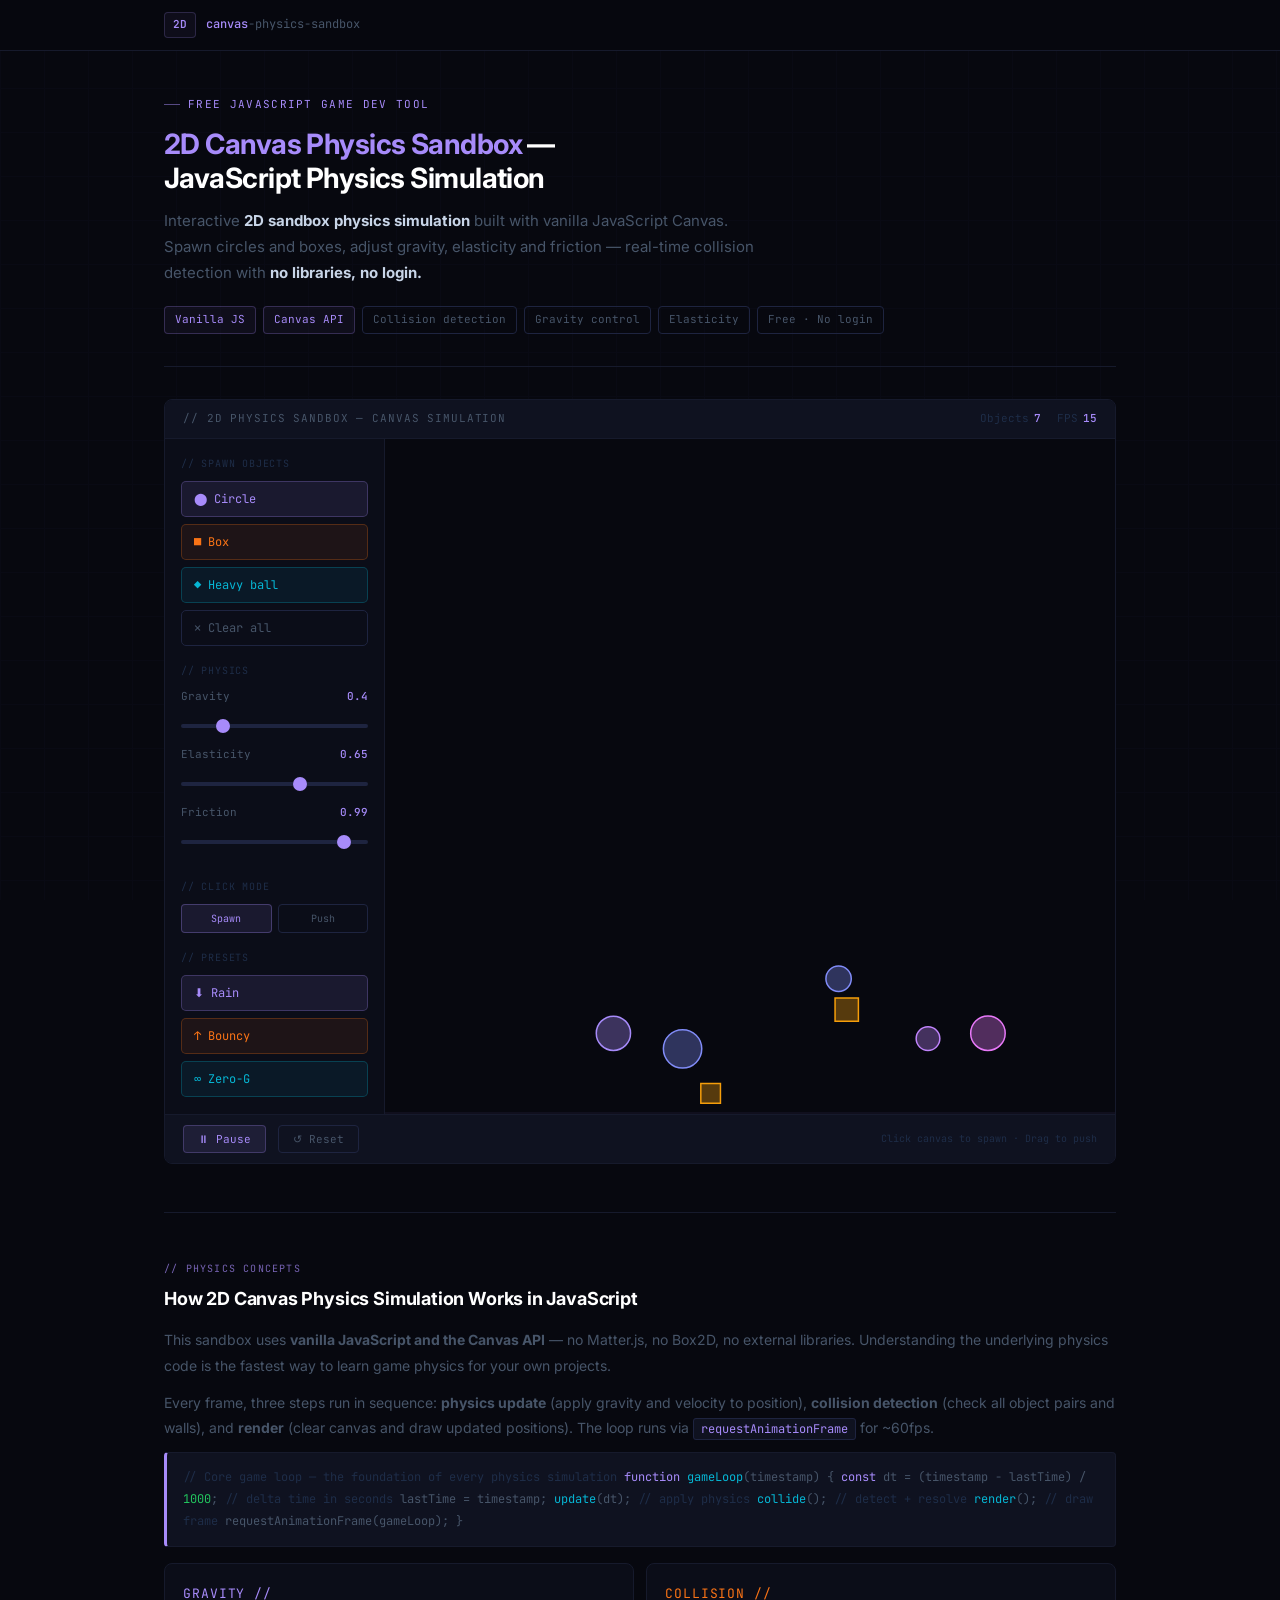
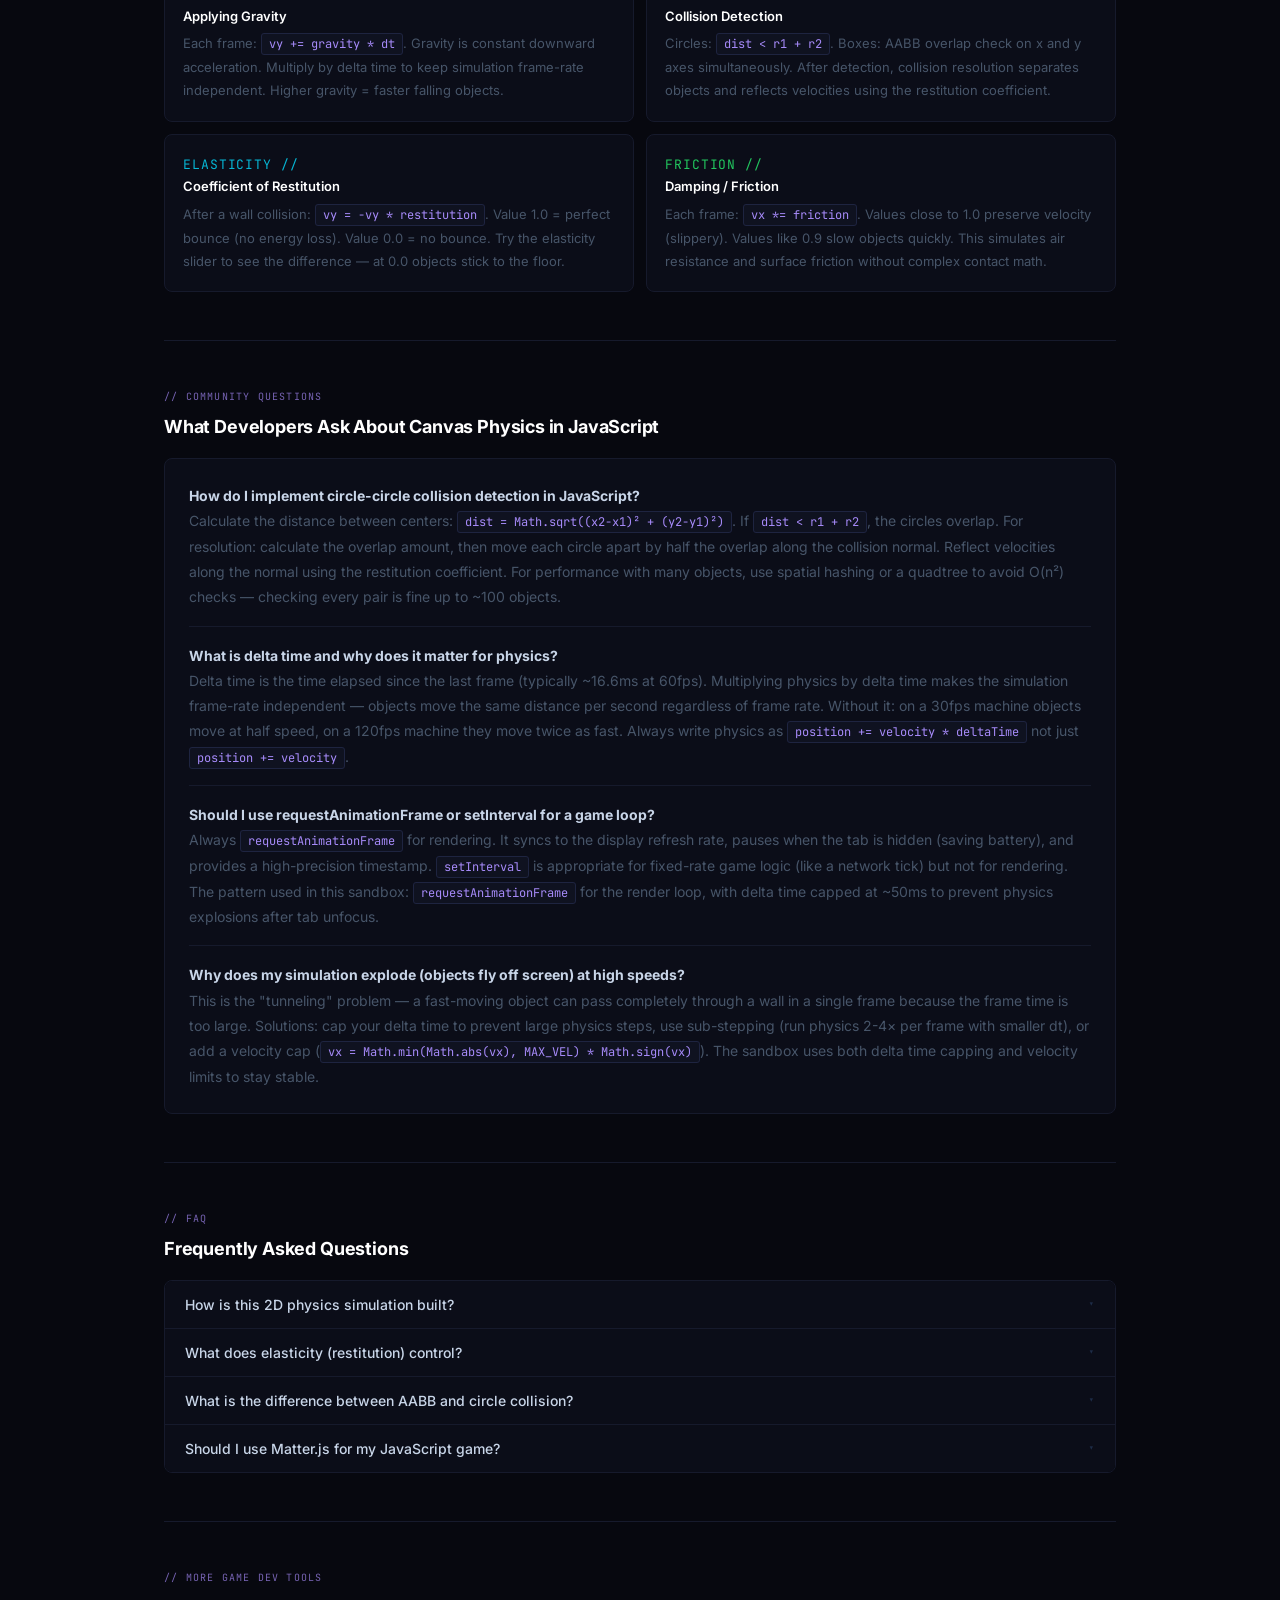
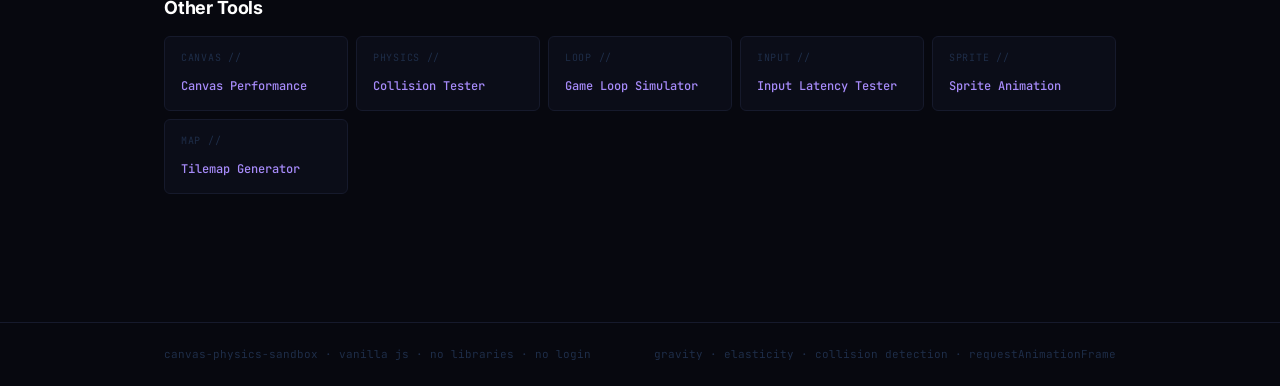
<file: index.html>
<!DOCTYPE html>

<html lang="en">
<head>
<meta charset="UTF-8">
<meta name="viewport" content="width=device-width, initial-scale=1.0">
<meta name="google-site-verification" content="PkLa_ViOo6FAHpvh8SacceMb95o9tePRdrqLNBz9X1M" />
<meta name="robots" content="index, follow">

<title>2D Physics Sandbox — Free JavaScript Canvas Simulator</title>

<meta name="description" content="Learn 2D physics by playing with it. Free canvas sandbox with gravity, restitution and collision detection — plus the code explained below.">

<meta name="keywords" content="2d sandbox game canvas physics simulation javascript, javascript physics simulation, canvas physics javascript, 2d physics sandbox javascript, javascript game physics, canvas collision detection javascript, javascript sandbox physics engine, 2d physics canvas tutorial">

<link rel="canonical" href="https://franrivalbigprojects.github.io/js-gamedev-tools/">

<meta property="og:title" content="2D Physics Sandbox – Canvas Physics Simulation JavaScript">
<meta property="og:description" content="Interactive 2D physics sandbox. Spawn circles and boxes, adjust gravity and elasticity, watch real-time canvas collisions. Vanilla JS, no libraries.">
<meta property="og:type" content="website">

<meta name="google-adsense-account" content="ca-pub-XXXXXXXXXXXXXXXX">

<link rel="preconnect" href="https://fonts.googleapis.com">
<link rel="preconnect" href="https://fonts.gstatic.com" crossorigin>
<link href="https://fonts.googleapis.com/css2?family=JetBrains+Mono:wght@400;500;600&family=Inter:wght@400;500;600;700&display=swap" rel="stylesheet">

<style>
:root {
  --bg: #07080f;
  --surface: #0b0d18;
  --surface2: #0f1220;
  --border: #161a2c;
  --border-light: #1e2440;
  --purple: #a78bfa;
  --purple-dim: rgba(167,139,250,0.1);
  --purple-dim2: rgba(167,139,250,0.05);
  --green: #22c55e;
  --green-dim: rgba(34,197,94,0.1);
  --orange: #f97316;
  --orange-dim: rgba(249,115,22,0.08);
  --cyan: #06b6d4;
  --cyan-dim: rgba(6,182,212,0.08);
  --text: #c8d5e8;
  --text-muted: #475569;
  --text-dim: #1e2d48;
  --mono: 'JetBrains Mono', monospace;
  --sans: 'Inter', sans-serif;
  --radius: 8px;
}

* { box-sizing: border-box; margin: 0; padding: 0; }

body {
  font-family: var(--sans);
  background: var(--bg);
  color: var(--text);
  min-height: 100vh;
  line-height: 1.6;
}

body::before {
  content: "";
  position: fixed;
  inset: 0;
  background-image:
    linear-gradient(var(--border) 1px, transparent 1px),
    linear-gradient(90deg, var(--border) 1px, transparent 1px);
  background-size: 44px 44px;
  opacity: 0.18;
  pointer-events: none;
  z-index: 0;
}

/* ─── HEADER ─── */
header {
  border-bottom: 1px solid var(--border);
  padding: 12px 0;
  position: sticky;
  top: 0;
  z-index: 100;
  background: rgba(7,8,15,0.96);
  backdrop-filter: blur(10px);
}

.header-inner {
  max-width: 1000px;
  margin: 0 auto;
  padding: 0 24px;
  display: flex;
  align-items: center;
  gap: 10px;
  position: relative;
  z-index: 1;
}

.logo-mark {
  font-family: var(--mono);
  font-size: 11px;
  font-weight: 600;
  color: var(--purple);
  background: var(--purple-dim2);
  border: 1px solid rgba(167,139,250,0.2);
  border-radius: 4px;
  padding: 3px 8px;
}

.logo-text {
  font-family: var(--mono);
  font-size: 12px;
  color: var(--text-muted);
}

.logo-text strong { color: var(--purple); font-weight: 500; }

/* ─── WRAPPER ─── */
.wrapper {
  max-width: 1000px;
  margin: 0 auto;
  padding: 0 24px 80px;
  position: relative;
  z-index: 1;
}

/* ─── HERO ─── */
.hero {
  padding: 44px 0 32px;
  border-bottom: 1px solid var(--border);
  margin-bottom: 32px;
}

.hero-eyebrow {
  font-family: var(--mono);
  font-size: 11px;
  letter-spacing: 0.12em;
  text-transform: uppercase;
  color: var(--purple);
  margin-bottom: 14px;
  display: flex;
  align-items: center;
  gap: 8px;
}

.hero-eyebrow::before {
  content: '';
  width: 16px;
  height: 1px;
  background: var(--purple);
  opacity: 0.5;
}

h1 {
  font-size: clamp(21px, 3.2vw, 28px);
  font-weight: 700;
  line-height: 1.2;
  color: #fff;
  margin-bottom: 12px;
  letter-spacing: -0.02em;
}

h1 em { font-style: normal; color: var(--purple); }

.hero-sub {
  font-size: 15px;
  color: var(--text-muted);
  max-width: 600px;
  line-height: 1.75;
  margin-bottom: 20px;
}

.hero-sub strong { color: var(--text); }

.badges {
  display: flex;
  flex-wrap: wrap;
  gap: 7px;
}

.badge {
  font-family: var(--mono);
  font-size: 11px;
  padding: 4px 10px;
  border-radius: 4px;
  border: 1px solid var(--border-light);
  color: var(--text-muted);
}

.badge.purple {
  color: var(--purple);
  background: var(--purple-dim2);
  border-color: rgba(167,139,250,0.25);
}

/* ─── SANDBOX LAYOUT ─── */
.sandbox-wrap {
  background: var(--surface);
  border: 1px solid var(--border);
  border-radius: var(--radius);
  overflow: hidden;
  margin-bottom: 16px;
}

.sandbox-head {
  background: var(--surface2);
  border-bottom: 1px solid var(--border);
  padding: 10px 18px;
  display: flex;
  align-items: center;
  justify-content: space-between;
  flex-wrap: wrap;
  gap: 8px;
}

.sandbox-title {
  font-family: var(--mono);
  font-size: 11px;
  color: var(--text-muted);
  text-transform: uppercase;
  letter-spacing: 0.08em;
}

.sandbox-stats {
  display: flex;
  gap: 16px;
}

.sb-stat {
  font-family: var(--mono);
  font-size: 11px;
  color: var(--text-dim);
  display: flex;
  align-items: center;
  gap: 5px;
}

.sb-stat-val {
  color: var(--purple);
  font-weight: 500;
}

.sandbox-body {
  display: grid;
  grid-template-columns: 220px 1fr;
  min-height: 480px;
}

/* controls panel */
.controls-panel {
  border-right: 1px solid var(--border);
  padding: 16px;
  display: flex;
  flex-direction: column;
  gap: 16px;
  overflow-y: auto;
}

.ctrl-group-title {
  font-family: var(--mono);
  font-size: 10px;
  text-transform: uppercase;
  letter-spacing: 0.08em;
  color: var(--text-dim);
  margin-bottom: 8px;
}

.ctrl-row {
  margin-bottom: 10px;
}

.ctrl-label {
  font-family: var(--mono);
  font-size: 11px;
  color: var(--text-muted);
  display: flex;
  justify-content: space-between;
  margin-bottom: 5px;
}

.ctrl-label span {
  color: var(--purple);
  font-weight: 500;
}

input[type=range] {
  width: 100%;
  height: 4px;
  -webkit-appearance: none;
  background: var(--border-light);
  border-radius: 2px;
  outline: none;
  cursor: pointer;
}

input[type=range]::-webkit-slider-thumb {
  -webkit-appearance: none;
  width: 14px;
  height: 14px;
  border-radius: 50%;
  background: var(--purple);
  cursor: pointer;
}

/* spawn buttons */
.spawn-btns {
  display: flex;
  flex-direction: column;
  gap: 7px;
}

.spawn-btn {
  padding: 9px 12px;
  font-family: var(--mono);
  font-size: 12px;
  border-radius: 5px;
  cursor: pointer;
  border: 1px solid;
  text-align: left;
  transition: opacity 0.15s;
  display: flex;
  align-items: center;
  gap: 8px;
}

.spawn-btn:hover { opacity: 0.8; }

.sb-circle {
  background: var(--purple-dim);
  color: var(--purple);
  border-color: rgba(167,139,250,0.25);
}

.sb-box {
  background: var(--orange-dim);
  color: var(--orange);
  border-color: rgba(249,115,22,0.25);
}

.sb-heavy {
  background: var(--cyan-dim);
  color: var(--cyan);
  border-color: rgba(6,182,212,0.25);
}

.sb-clear {
  background: transparent;
  color: var(--text-muted);
  border-color: var(--border-light);
}

/* mode buttons */
.mode-btns {
  display: flex;
  gap: 6px;
}

.mode-btn {
  flex: 1;
  padding: 7px 8px;
  font-family: var(--mono);
  font-size: 10px;
  border-radius: 4px;
  cursor: pointer;
  border: 1px solid var(--border-light);
  background: transparent;
  color: var(--text-muted);
  text-align: center;
  transition: all 0.15s;
}

.mode-btn.active {
  background: var(--purple-dim);
  color: var(--purple);
  border-color: rgba(167,139,250,0.3);
}

/* canvas */
.canvas-wrap { position: relative; flex: 1; background: var(--bg); }

#physicsCanvas {
  display: block;
  width: 100%;
  height: 100%;
  cursor: crosshair;
}

/* bottom toolbar */
.sandbox-foot {
  border-top: 1px solid var(--border);
  background: var(--surface2);
  padding: 10px 18px;
  display: flex;
  align-items: center;
  gap: 12px;
  flex-wrap: wrap;
}

.foot-btn {
  font-family: var(--mono);
  font-size: 11px;
  padding: 6px 14px;
  border-radius: 4px;
  cursor: pointer;
  border: 1px solid;
  transition: opacity 0.15s;
}

.foot-btn:hover { opacity: 0.75; }

.fb-pause {
  background: var(--purple-dim);
  color: var(--purple);
  border-color: rgba(167,139,250,0.25);
}

.fb-reset {
  background: transparent;
  color: var(--text-muted);
  border-color: var(--border-light);
}

.foot-hint {
  font-family: var(--mono);
  font-size: 10px;
  color: var(--text-dim);
  margin-left: auto;
}

/* ─── DIVIDER ─── */
hr.divider { border: none; border-top: 1px solid var(--border); margin: 48px 0; }

/* ─── CONTENT ─── */
.content-section { margin-bottom: 48px; }

.section-eyebrow {
  font-family: var(--mono);
  font-size: 10px;
  letter-spacing: 0.12em;
  text-transform: uppercase;
  color: var(--purple);
  opacity: 0.7;
  margin-bottom: 8px;
  display: block;
}

h3 {
  font-size: 18px;
  font-weight: 700;
  color: #fff;
  margin-bottom: 14px;
  letter-spacing: -0.01em;
}

p {
  font-size: 14px;
  color: var(--text-muted);
  line-height: 1.8;
  margin-bottom: 12px;
}

code {
  font-family: var(--mono);
  font-size: 12px;
  background: var(--surface2);
  color: var(--purple);
  padding: 2px 7px;
  border-radius: 3px;
  border: 1px solid var(--border-light);
}

/* code block */
.code-block {
  background: var(--surface2);
  border: 1px solid var(--border);
  border-left: 3px solid var(--purple);
  border-radius: 4px;
  padding: 14px 16px;
  font-family: var(--mono);
  font-size: 12px;
  color: var(--text-muted);
  line-height: 1.8;
  margin: 12px 0;
  overflow-x: auto;
}

.ck { color: var(--purple); }
.cf { color: var(--cyan); }
.cs { color: var(--green); }
.cc { color: var(--text-dim); }

/* concept grid */
.concept-grid {
  display: grid;
  grid-template-columns: 1fr 1fr;
  gap: 12px;
  margin-top: 16px;
}

.concept-card {
  background: var(--surface);
  border: 1px solid var(--border);
  border-radius: var(--radius);
  padding: 18px;
}

.cc-eye {
  font-family: var(--mono);
  font-size: 10px;
  text-transform: uppercase;
  letter-spacing: 0.07em;
  margin-bottom: 8px;
}

.cc-title {
  font-size: 13px;
  color: #fff;
  font-weight: 600;
  display: block;
  margin-bottom: 6px;
}

.concept-card p { font-size: 13px; margin: 0; }

/* dense block */
.dense-block {
  background: var(--surface);
  border: 1px solid var(--border);
  border-radius: var(--radius);
  padding: 24px;
  margin-top: 16px;
}

.dense-block p {
  font-size: 14px;
  margin-bottom: 16px;
  padding-bottom: 16px;
  border-bottom: 1px solid var(--border);
  line-height: 1.8;
}

.dense-block p:last-child { margin-bottom: 0; padding-bottom: 0; border-bottom: none; }
.dense-block strong { color: var(--text); }

/* FAQ */
.faq-list {
  margin-top: 16px;
  border: 1px solid var(--border);
  border-radius: var(--radius);
  overflow: hidden;
}

.faq-item { border-bottom: 1px solid var(--border); }
.faq-item:last-child { border-bottom: none; }

.faq-q {
  width: 100%;
  text-align: left;
  background: var(--surface);
  border: none;
  padding: 15px 20px;
  font-size: 14px;
  color: var(--text);
  font-family: var(--sans);
  cursor: pointer;
  display: flex;
  justify-content: space-between;
  align-items: center;
  gap: 12px;
  transition: background 0.15s;
  font-weight: 500;
}

.faq-q:hover { background: var(--purple-dim2); }

.faq-arrow {
  font-size: 11px;
  color: var(--text-dim);
  transition: transform 0.2s;
  flex-shrink: 0;
  font-family: var(--mono);
}

.faq-item.open .faq-arrow { transform: rotate(180deg); }

.faq-a {
  display: none;
  padding: 0 20px 16px;
  font-size: 13px;
  color: var(--text-muted);
  line-height: 1.75;
  border-top: 1px solid var(--border);
  background: var(--bg);
}

.faq-item.open .faq-a { display: block; }

/* other tools */
.other-tools {
  display: grid;
  grid-template-columns: repeat(auto-fill, minmax(180px, 1fr));
  gap: 8px;
  margin-top: 12px;
}

.other-tool-link {
  background: var(--surface);
  border: 1px solid var(--border);
  border-radius: 6px;
  padding: 12px 16px;
  text-decoration: none;
  transition: border-color 0.15s, background 0.15s;
  display: block;
}

.other-tool-link:hover {
  border-color: rgba(167,139,250,0.3);
  background: var(--purple-dim2);
}

.otl-eye {
  font-family: var(--mono);
  font-size: 10px;
  color: var(--text-dim);
  text-transform: uppercase;
  letter-spacing: 0.07em;
  margin-bottom: 5px;
}

.otl-name {
  font-family: var(--mono);
  font-size: 12px;
  color: var(--purple);
  font-weight: 500;
}

/* footer */
footer {
  border-top: 1px solid var(--border);
  padding: 22px 0;
  position: relative;
  z-index: 1;
}

.footer-inner {
  max-width: 1000px;
  margin: 0 auto;
  padding: 0 24px;
  display: flex;
  justify-content: space-between;
  align-items: center;
  flex-wrap: wrap;
  gap: 8px;
}

footer p { font-size: 11px; color: var(--text-dim); font-family: var(--mono); margin: 0; }

@media (max-width: 680px) {
  .sandbox-body { grid-template-columns: 1fr; }
  .controls-panel { border-right: none; border-bottom: 1px solid var(--border); }
  .concept-grid { grid-template-columns: 1fr; }
  .hero { padding: 32px 0 22px; }
}
</style>

<script type="application/ld+json">
{
  "@context": "https://schema.org",
  "@type": "SoftwareApplication",
  "name": "2D Canvas Physics Simulation Sandbox",
  "applicationCategory": "DeveloperApplication",
  "operatingSystem": "Web",
  "offers": { "@type": "Offer", "price": "0", "priceCurrency": "USD" },
  "description": "Free interactive 2D sandbox physics simulation built with JavaScript Canvas API. Spawn circles and boxes, adjust gravity, elasticity, and friction. Real-time collision detection. Vanilla JS, no libraries, no login required.",
  "featureList": "2D physics simulation, canvas collision detection, gravity simulation, elasticity control, real-time object spawning, vanilla JavaScript, no external libraries"
}
</script>

<script type="application/ld+json">
{
  "@context": "https://schema.org",
  "@type": "FAQPage",
  "mainEntity": [
    {
      "@type": "Question",
      "name": "How do you build a 2D physics simulation with JavaScript Canvas?",
      "acceptedAnswer": {
        "@type": "Answer",
        "text": "A 2D canvas physics simulation needs four components: a game loop using requestAnimationFrame, a physics update step applying velocity and gravity to each object, collision detection (AABB for boxes, circle-circle for spheres, circle-AABB for mixed), and a canvas render step drawing the updated positions. Each frame: apply gravity to velocity, apply velocity to position, detect and resolve collisions with walls and other objects, then clear and redraw the canvas."
      }
    },
    {
      "@type": "Question",
      "name": "What is collision detection in JavaScript canvas games?",
      "acceptedAnswer": {
        "@type": "Answer",
        "text": "Collision detection determines when two game objects overlap. For circles: check if the distance between centers is less than the sum of radii. For axis-aligned boxes (AABB): check if the x and y ranges overlap. For circle-box: find the closest point on the box to the circle center and check if it's within the circle's radius. After detecting a collision, collision resolution pushes objects apart and reflects their velocities based on the coefficient of restitution (bounciness)."
      }
    },
    {
      "@type": "Question",
      "name": "What is a coefficient of restitution in physics simulation?",
      "acceptedAnswer": {
        "@type": "Answer",
        "text": "The coefficient of restitution (COR) determines how much kinetic energy is preserved after a collision. COR of 1.0 = perfectly elastic (full bounce), COR of 0.0 = perfectly inelastic (no bounce). In the sandbox above, the elasticity slider controls this value. Real-world materials: rubber ~0.8, tennis ball ~0.75, steel ball ~0.6, clay ~0.1. In code: new_velocity = -old_velocity * restitution after a wall collision."
      }
    },
    {
      "@type": "Question",
      "name": "Should I use a physics library or write canvas physics from scratch?",
      "acceptedAnswer": {
        "@type": "Answer",
        "text": "For learning and simple games, writing from scratch teaches the underlying concepts and avoids bundle weight. For production games with complex interactions, use Matter.js (feature-rich, good docs) or Planck.js (Box2D port for JavaScript). Matter.js adds ~80KB gzipped. For mobile games, Phaser.js includes a built-in physics system. The sandbox on this page is vanilla JS — no libraries — demonstrating that basic 2D physics is achievable with ~150 lines of code."
      }
    }
  ]
}
</script>

</head>

<body>

<header>
  <div class="header-inner">
    <span class="logo-mark">2D</span>
    <span class="logo-text"><strong>canvas</strong>-physics-sandbox</span>
  </div>
</header>

<div class="wrapper">

  <!-- HERO -->

  <section class="hero">
    <p class="hero-eyebrow">Free JavaScript Game Dev Tool</p>
    <h1><em>2D Canvas Physics Sandbox</em> —<br>JavaScript Physics Simulation</h1>
    <p class="hero-sub">
      Interactive <strong>2D sandbox physics simulation</strong> built with vanilla JavaScript Canvas. Spawn circles and boxes, adjust gravity, elasticity and friction — real-time collision detection with <strong>no libraries, no login.</strong>
    </p>
    <div class="badges">
      <span class="badge purple">Vanilla JS</span>
      <span class="badge purple">Canvas API</span>
      <span class="badge">Collision detection</span>
      <span class="badge">Gravity control</span>
      <span class="badge">Elasticity</span>
      <span class="badge">Free · No login</span>
    </div>
  </section>

  <!-- SANDBOX TOOL -->

  <div class="sandbox-wrap">
    <div class="sandbox-head">
      <span class="sandbox-title">// 2D Physics Sandbox — Canvas Simulation</span>
      <div class="sandbox-stats">
        <span class="sb-stat">Objects <span class="sb-stat-val" id="objCount">0</span></span>
        <span class="sb-stat">FPS <span class="sb-stat-val" id="fpsCount">0</span></span>
      </div>
    </div>


<div class="sandbox-body">
  <!-- Controls -->
  <div class="controls-panel">

    <div>
      <p class="ctrl-group-title">// Spawn objects</p>
      <div class="spawn-btns">
        <button class="spawn-btn sb-circle" onclick="spawnCircle()">⬤ Circle</button>
        <button class="spawn-btn sb-box" onclick="spawnBox()">■ Box</button>
        <button class="spawn-btn sb-heavy" onclick="spawnHeavy()">◆ Heavy ball</button>
        <button class="spawn-btn sb-clear" onclick="clearObjects()">✕ Clear all</button>
      </div>
    </div>

    <div>
      <p class="ctrl-group-title">// Physics</p>
      <div class="ctrl-row">
        <div class="ctrl-label">Gravity <span id="gravVal">0.4</span></div>
        <input type="range" id="gravSlider" min="0" max="2" step="0.05" value="0.4" oninput="updateGrav(this.value)">
      </div>
      <div class="ctrl-row">
        <div class="ctrl-label">Elasticity <span id="elastVal">0.65</span></div>
        <input type="range" id="elastSlider" min="0" max="1" step="0.05" value="0.65" oninput="updateElast(this.value)">
      </div>
      <div class="ctrl-row">
        <div class="ctrl-label">Friction <span id="fricVal">0.99</span></div>
        <input type="range" id="fricSlider" min="0.9" max="1" step="0.005" value="0.99" oninput="updateFric(this.value)">
      </div>
    </div>

    <div>
      <p class="ctrl-group-title">// Click mode</p>
      <div class="mode-btns">
        <button class="mode-btn active" id="mode-spawn" onclick="setMode('spawn')">Spawn</button>
        <button class="mode-btn" id="mode-push" onclick="setMode('push')">Push</button>
      </div>
    </div>

    <div>
      <p class="ctrl-group-title">// Presets</p>
      <div class="spawn-btns">
        <button class="spawn-btn sb-circle" onclick="presetRain()">⬇ Rain</button>
        <button class="spawn-btn sb-box" onclick="presetBouncy()">↑ Bouncy</button>
        <button class="spawn-btn sb-heavy" onclick="presetZeroG()">∞ Zero-G</button>
      </div>
    </div>

  </div>

  <!-- Canvas -->
  <div class="canvas-wrap">
    <canvas id="physicsCanvas"></canvas>
  </div>
</div>

<div class="sandbox-foot">
  <button class="foot-btn fb-pause" id="pauseBtn" onclick="togglePause()">⏸ Pause</button>
  <button class="foot-btn fb-reset" onclick="resetSim()">↺ Reset</button>
  <span class="foot-hint">Click canvas to spawn · Drag to push</span>
</div>


  </div>

  <hr class="divider">

  <!-- HOW IT WORKS -->

  <section class="content-section">
    <span class="section-eyebrow">// Physics concepts</span>
    <h3>How 2D Canvas Physics Simulation Works in JavaScript</h3>
    <p>
      This sandbox uses <strong>vanilla JavaScript and the Canvas API</strong> — no Matter.js, no Box2D, no external libraries. Understanding the underlying physics code is the fastest way to learn game physics for your own projects.
    </p>
    <p>
      Every frame, three steps run in sequence: <strong>physics update</strong> (apply gravity and velocity to position), <strong>collision detection</strong> (check all object pairs and walls), and <strong>render</strong> (clear canvas and draw updated positions). The loop runs via <code>requestAnimationFrame</code> for ~60fps.
    </p>


<div class="code-block"><span class="cc">// Core game loop — the foundation of every physics simulation</span>


<span class="ck">function</span> <span class="cf">gameLoop</span>(timestamp) {
<span class="ck">const</span> dt = (timestamp - lastTime) / <span class="cs">1000</span>; <span class="cc">// delta time in seconds</span>
lastTime = timestamp;

<span class="cf">update</span>(dt);     <span class="cc">// apply physics</span>
<span class="cf">collide</span>();     <span class="cc">// detect + resolve</span>
<span class="cf">render</span>();      <span class="cc">// draw frame</span>

requestAnimationFrame(gameLoop);
}</div>

<div class="concept-grid">
  <div class="concept-card">
    <p class="cc-eye" style="color:var(--purple)">Gravity //</p>
    <span class="cc-title">Applying Gravity</span>
    <p>Each frame: <code>vy += gravity * dt</code>. Gravity is constant downward acceleration. Multiply by delta time to keep simulation frame-rate independent. Higher gravity = faster falling objects.</p>
  </div>
  <div class="concept-card">
    <p class="cc-eye" style="color:var(--orange)">Collision //</p>
    <span class="cc-title">Collision Detection</span>
    <p>Circles: <code>dist &lt; r1 + r2</code>. Boxes: AABB overlap check on x and y axes simultaneously. After detection, collision resolution separates objects and reflects velocities using the restitution coefficient.</p>
  </div>
  <div class="concept-card">
    <p class="cc-eye" style="color:var(--cyan)">Elasticity //</p>
    <span class="cc-title">Coefficient of Restitution</span>
    <p>After a wall collision: <code>vy = -vy * restitution</code>. Value 1.0 = perfect bounce (no energy loss). Value 0.0 = no bounce. Try the elasticity slider to see the difference — at 0.0 objects stick to the floor.</p>
  </div>
  <div class="concept-card">
    <p class="cc-eye" style="color:var(--green)">Friction //</p>
    <span class="cc-title">Damping / Friction</span>
    <p>Each frame: <code>vx *= friction</code>. Values close to 1.0 preserve velocity (slippery). Values like 0.9 slow objects quickly. This simulates air resistance and surface friction without complex contact math.</p>
  </div>
</div>


  </section>

  <hr class="divider">

  <!-- WHAT DEVS ASK -->

  <section class="content-section">
    <span class="section-eyebrow">// Community questions</span>
    <h3>What Developers Ask About Canvas Physics in JavaScript</h3>
    <div class="dense-block">
      <p><strong>How do I implement circle-circle collision detection in JavaScript?</strong><br>
      Calculate the distance between centers: <code>dist = Math.sqrt((x2-x1)² + (y2-y1)²)</code>. If <code>dist &lt; r1 + r2</code>, the circles overlap. For resolution: calculate the overlap amount, then move each circle apart by half the overlap along the collision normal. Reflect velocities along the normal using the restitution coefficient. For performance with many objects, use spatial hashing or a quadtree to avoid O(n²) checks — checking every pair is fine up to ~100 objects.</p>


  <p><strong>What is delta time and why does it matter for physics?</strong><br>
  Delta time is the time elapsed since the last frame (typically ~16.6ms at 60fps). Multiplying physics by delta time makes the simulation frame-rate independent — objects move the same distance per second regardless of frame rate. Without it: on a 30fps machine objects move at half speed, on a 120fps machine they move twice as fast. Always write physics as <code>position += velocity * deltaTime</code> not just <code>position += velocity</code>.</p>

  <p><strong>Should I use requestAnimationFrame or setInterval for a game loop?</strong><br>
  Always <code>requestAnimationFrame</code> for rendering. It syncs to the display refresh rate, pauses when the tab is hidden (saving battery), and provides a high-precision timestamp. <code>setInterval</code> is appropriate for fixed-rate game logic (like a network tick) but not for rendering. The pattern used in this sandbox: <code>requestAnimationFrame</code> for the render loop, with delta time capped at ~50ms to prevent physics explosions after tab unfocus.</p>

  <p><strong>Why does my simulation explode (objects fly off screen) at high speeds?</strong><br>
  This is the "tunneling" problem — a fast-moving object can pass completely through a wall in a single frame because the frame time is too large. Solutions: cap your delta time to prevent large physics steps, use sub-stepping (run physics 2-4× per frame with smaller dt), or add a velocity cap (<code>vx = Math.min(Math.abs(vx), MAX_VEL) * Math.sign(vx)</code>). The sandbox uses both delta time capping and velocity limits to stay stable.</p>
</div>


  </section>

  <hr class="divider">

  <!-- FAQ -->

  <section class="content-section">
    <span class="section-eyebrow">// FAQ</span>
    <h3>Frequently Asked Questions</h3>
    <div class="faq-list">
      <div class="faq-item">
        <button class="faq-q" onclick="toggleFaq(this)">How is this 2D physics simulation built?<span class="faq-arrow">▾</span></button>
        <div class="faq-a">Vanilla JavaScript and the HTML5 Canvas API — no Matter.js, no Box2D, no external libraries. The physics loop runs via requestAnimationFrame. Each frame applies gravity, updates positions, runs AABB and circle collision detection, resolves overlaps, and redraws. The full physics engine is under 200 lines of JS.</div>
      </div>
      <div class="faq-item">
        <button class="faq-q" onclick="toggleFaq(this)">What does elasticity (restitution) control?<span class="faq-arrow">▾</span></button>
        <div class="faq-a">The coefficient of restitution determines how much kinetic energy is preserved after a collision. 1.0 = perfect bounce (all energy preserved). 0.0 = no bounce (objects stick). Real materials range from ~0.1 (clay) to ~0.85 (rubber). The elasticity slider in the sandbox controls this value — try dragging it to 0 and 1 to see the difference.</div>
      </div>
      <div class="faq-item">
        <button class="faq-q" onclick="toggleFaq(this)">What is the difference between AABB and circle collision?<span class="faq-arrow">▾</span></button>
        <div class="faq-a">AABB (Axis-Aligned Bounding Box) collision checks whether two rectangles overlap by comparing their x and y ranges. Circle collision checks if the distance between centers is less than the sum of radii. Circle collision is faster to compute and more accurate for round objects. AABB is faster for rectangular objects. Most games use both and switch based on object shape.</div>
      </div>
      <div class="faq-item">
        <button class="faq-q" onclick="toggleFaq(this)">Should I use Matter.js for my JavaScript game?<span class="faq-arrow">▾</span></button>
        <div class="faq-a">For learning: build from scratch first — you'll understand gravity, collision resolution, and the game loop. For production: Matter.js handles complex shapes, constraints, joints, sleeping bodies, and has good documentation. It adds ~80KB gzipped. For very simple games (fewer than 50 objects, basic shapes), vanilla JS physics like this sandbox is lighter and faster.</div>
      </div>
    </div>
  </section>

  <hr class="divider">

  <section class="content-section">
    <span class="section-eyebrow">// More game dev tools</span>
    <h3>Other Tools</h3>
    <div class="other-tools">
      <a href="javascript_canvas_performance_tester/" class="other-tool-link">
        <p class="otl-eye">canvas //</p>
        <span class="otl-name">Canvas Performance</span>
      </a>
      <a href="javascript_collision_detection_tester/" class="other-tool-link">
        <p class="otl-eye">physics //</p>
        <span class="otl-name">Collision Tester</span>
      </a>
      <a href="javascript_game_loop_simulator/" class="other-tool-link">
        <p class="otl-eye">loop //</p>
        <span class="otl-name">Game Loop Simulator</span>
      </a>
      <a href="javascript_input_latency_tester/" class="other-tool-link">
        <p class="otl-eye">input //</p>
        <span class="otl-name">Input Latency Tester</span>
      </a>
      <a href="javascript_sprite_animation_tool/" class="other-tool-link">
        <p class="otl-eye">sprite //</p>
        <span class="otl-name">Sprite Animation</span>
      </a>
      <a href="javascript_tilemap_generator/" class="other-tool-link">
        <p class="otl-eye">map //</p>
        <span class="otl-name">Tilemap Generator</span>
      </a>
    </div>
  </section>

</div>

<footer>
  <div class="footer-inner">
    <p>canvas-physics-sandbox · vanilla js · no libraries · no login</p>
    <p>gravity · elasticity · collision detection · requestAnimationFrame</p>
  </div>
</footer>

<script>
// ─── PHYSICS ENGINE ───
const canvas = document.getElementById('physicsCanvas');
const ctx = canvas.getContext('2d');

let objects = [];
let paused = false;
let gravity = 0.4;
let restitution = 0.65;
let friction = 0.99;
let clickMode = 'spawn';
let spawnType = 'circle';
let lastTime = 0;
let fps = 0;
let frameCount = 0;
let fpsTimer = 0;

// Colors
const COLORS = {
  circle: ['#a78bfa','#c084fc','#e879f9','#818cf8'],
  box: ['#f97316','#fb923c','#fbbf24','#f59e0b'],
  heavy: ['#06b6d4','#0ea5e9','#38bdf8','#22d3ee']
};

function randomColor(type) {
  const c = COLORS[type] || COLORS.circle;
  return c[Math.floor(Math.random() * c.length)];
}

function resizeCanvas() {
  const wrap = canvas.parentElement;
  canvas.width = wrap.clientWidth;
  canvas.height = wrap.clientHeight || 480;
}

resizeCanvas();
window.addEventListener('resize', resizeCanvas);

// ─── OBJECT FACTORY ───
function makeCircle(x, y, r, vx, vy, type) {
  return {
    type: 'circle', x, y, r: r || 14,
    vx: vx || (Math.random() - 0.5) * 4,
    vy: vy || -Math.random() * 3,
    color: randomColor(type || 'circle'),
    mass: r ? r * r * 0.01 : 1,
    objType: type || 'circle'
  };
}

function makeBox(x, y, w, h, vx, vy) {
  return {
    type: 'box', x: x - (w||28)/2, y: y - (h||28)/2,
    w: w || 28, h: h || 28,
    vx: vx || (Math.random() - 0.5) * 4,
    vy: vy || -Math.random() * 3,
    color: randomColor('box'),
    mass: 1,
    objType: 'box'
  };
}

// ─── SPAWN ACTIONS ───
function spawnCircle(x, y) {
  if (objects.length >= 80) return;
  const cx = x || canvas.width * (0.2 + Math.random() * 0.6);
  const cy = y || canvas.height * 0.2;
  objects.push(makeCircle(cx, cy, 10 + Math.random() * 12, 0, 0, 'circle'));
  updateCount();
}

function spawnBox(x, y) {
  if (objects.length >= 80) return;
  const bx = x || canvas.width * (0.2 + Math.random() * 0.6);
  const by = y || canvas.height * 0.2;
  const s = 16 + Math.random() * 20;
  objects.push(makeBox(bx, by, s, s));
  updateCount();
}

function spawnHeavy(x, y) {
  if (objects.length >= 80) return;
  const hx = x || canvas.width * (0.3 + Math.random() * 0.4);
  const hy = y || 60;
  objects.push(makeCircle(hx, hy, 22 + Math.random() * 10, 0, 0, 'heavy'));
  updateCount();
}

function clearObjects() { objects = []; updateCount(); }

function updateCount() {
  document.getElementById('objCount').textContent = objects.length;
}

// ─── PRESETS ───
function presetRain() {
  clearObjects();
  document.getElementById('gravSlider').value = 0.6;
  updateGrav(0.6);
  document.getElementById('elastSlider').value = 0.5;
  updateElast(0.5);
  for (let i = 0; i < 20; i++) {
    setTimeout(() => spawnCircle(
      canvas.width * (0.1 + Math.random() * 0.8),
      -20
    ), i * 120);
  }
}

function presetBouncy() {
  clearObjects();
  document.getElementById('gravSlider').value = 0.5;
  updateGrav(0.5);
  document.getElementById('elastSlider').value = 0.95;
  updateElast(0.95);
  for (let i = 0; i < 8; i++) spawnCircle();
}

function presetZeroG() {
  clearObjects();
  document.getElementById('gravSlider').value = 0;
  updateGrav(0);
  document.getElementById('elastSlider').value = 1.0;
  updateElast(1.0);
  for (let i = 0; i < 12; i++) {
    objects.push(makeCircle(
      canvas.width * (0.1 + Math.random() * 0.8),
      canvas.height * (0.1 + Math.random() * 0.8),
      8 + Math.random() * 12,
      (Math.random() - 0.5) * 6,
      (Math.random() - 0.5) * 6,
      'circle'
    ));
  }
  updateCount();
}

// ─── CONTROLS ───
function updateGrav(v) {
  gravity = parseFloat(v);
  document.getElementById('gravVal').textContent = parseFloat(v).toFixed(2);
}

function updateElast(v) {
  restitution = parseFloat(v);
  document.getElementById('elastVal').textContent = parseFloat(v).toFixed(2);
}

function updateFric(v) {
  friction = parseFloat(v);
  document.getElementById('fricVal').textContent = parseFloat(v).toFixed(3);
}

function setMode(m) {
  clickMode = m;
  document.querySelectorAll('.mode-btn').forEach(b => b.classList.remove('active'));
  document.getElementById('mode-' + m).classList.add('active');
}

function togglePause() {
  paused = !paused;
  document.getElementById('pauseBtn').textContent = paused ? '▶ Resume' : '⏸ Pause';
  if (!paused) { lastTime = performance.now(); requestAnimationFrame(loop); }
}

function resetSim() {
  clearObjects();
  document.getElementById('gravSlider').value = 0.4; updateGrav(0.4);
  document.getElementById('elastSlider').value = 0.65; updateElast(0.65);
  document.getElementById('fricSlider').value = 0.99; updateFric(0.99);
}

// ─── CANVAS CLICK ───
canvas.addEventListener('click', (e) => {
  const rect = canvas.getBoundingClientRect();
  const x = e.clientX - rect.left;
  const y = e.clientY - rect.top;
  if (clickMode === 'spawn') {
    if (spawnType === 'box') spawnBox(x, y);
    else spawnCircle(x, y);
  } else {
    // push mode — push nearby objects
    objects.forEach(o => {
      const ox = o.type === 'circle' ? o.x : o.x + o.w/2;
      const oy = o.type === 'circle' ? o.y : o.y + o.h/2;
      const dx = ox - x, dy = oy - y;
      const dist = Math.sqrt(dx*dx + dy*dy);
      if (dist < 80 && dist > 0) {
        const force = (80 - dist) / 80 * 8;
        o.vx += (dx / dist) * force;
        o.vy += (dy / dist) * force;
      }
    });
  }
});

// ─── PHYSICS UPDATE ───
const MAX_VEL = 18;
const MAX_DT = 0.05;

function update(dt) {
  dt = Math.min(dt, MAX_DT);
  objects.forEach(o => {
    o.vy += gravity;
    o.vx *= friction;
    o.vy *= friction;
    // clamp velocity
    o.vx = Math.max(-MAX_VEL, Math.min(MAX_VEL, o.vx));
    o.vy = Math.max(-MAX_VEL, Math.min(MAX_VEL, o.vy));
    o.x += o.vx;
    o.y += o.vy;
    wallCollide(o);
  });
  objectCollide();
}

function wallCollide(o) {
  if (o.type === 'circle') {
    if (o.x - o.r < 0) { o.x = o.r; o.vx = Math.abs(o.vx) * restitution; }
    if (o.x + o.r > canvas.width) { o.x = canvas.width - o.r; o.vx = -Math.abs(o.vx) * restitution; }
    if (o.y - o.r < 0) { o.y = o.r; o.vy = Math.abs(o.vy) * restitution; }
    if (o.y + o.r > canvas.height) { o.y = canvas.height - o.r; o.vy = -Math.abs(o.vy) * restitution; if (Math.abs(o.vy) < 0.5) o.vy = 0; }
  } else {
    if (o.x < 0) { o.x = 0; o.vx = Math.abs(o.vx) * restitution; }
    if (o.x + o.w > canvas.width) { o.x = canvas.width - o.w; o.vx = -Math.abs(o.vx) * restitution; }
    if (o.y < 0) { o.y = 0; o.vy = Math.abs(o.vy) * restitution; }
    if (o.y + o.h > canvas.height) { o.y = canvas.height - o.h; o.vy = -Math.abs(o.vy) * restitution; if (Math.abs(o.vy) < 0.5) o.vy = 0; }
  }
}

function objectCollide() {
  for (let i = 0; i < objects.length; i++) {
    for (let j = i + 1; j < objects.length; j++) {
      const a = objects[i], b = objects[j];
      if (a.type === 'circle' && b.type === 'circle') circleCircle(a, b);
      else if (a.type === 'box' && b.type === 'box') boxBox(a, b);
      else {
        const circ = a.type === 'circle' ? a : b;
        const box = a.type === 'box' ? a : b;
        circleBox(circ, box);
      }
    }
  }
}

function circleCircle(a, b) {
  const dx = b.x - a.x, dy = b.y - a.y;
  const dist = Math.sqrt(dx*dx + dy*dy);
  const minDist = a.r + b.r;
  if (dist >= minDist || dist === 0) return;
  const nx = dx/dist, ny = dy/dist;
  const overlap = (minDist - dist) / 2;
  a.x -= nx * overlap; a.y -= ny * overlap;
  b.x += nx * overlap; b.y += ny * overlap;
  const dvx = a.vx - b.vx, dvy = a.vy - b.vy;
  const dot = dvx*nx + dvy*ny;
  if (dot > 0) return;
  const impulse = dot * (1 + restitution) * 0.5;
  a.vx -= impulse * nx; a.vy -= impulse * ny;
  b.vx += impulse * nx; b.vy += impulse * ny;
}

function boxBox(a, b) {
  const ax = a.x, ay = a.y, aw = a.w, ah = a.h;
  const bx = b.x, by = b.y, bw = b.w, bh = b.h;
  const ox = Math.min(ax+aw, bx+bw) - Math.max(ax, bx);
  const oy = Math.min(ay+ah, by+bh) - Math.max(ay, by);
  if (ox <= 0 || oy <= 0) return;
  if (ox < oy) {
    const sign = ax + aw/2 < bx + bw/2 ? -1 : 1;
    a.x += sign * ox/2; b.x -= sign * ox/2;
    const tmp = a.vx; a.vx = b.vx * restitution; b.vx = tmp * restitution;
  } else {
    const sign = ay + ah/2 < by + bh/2 ? -1 : 1;
    a.y += sign * oy/2; b.y -= sign * oy/2;
    const tmp = a.vy; a.vy = b.vy * restitution; b.vy = tmp * restitution;
  }
}

function circleBox(c, b) {
  const cx = Math.max(b.x, Math.min(b.x+b.w, c.x));
  const cy = Math.max(b.y, Math.min(b.y+b.h, c.y));
  const dx = c.x - cx, dy = c.y - cy;
  const dist = Math.sqrt(dx*dx + dy*dy);
  if (dist >= c.r || dist === 0) return;
  const nx = dx/dist, ny = dy/dist;
  const overlap = c.r - dist;
  c.x += nx * overlap;
  c.y += ny * overlap;
  const dot = c.vx*nx + c.vy*ny;
  if (dot < 0) {
    c.vx -= (1+restitution) * dot * nx;
    c.vy -= (1+restitution) * dot * ny;
  }
}

// ─── RENDER ───
function render() {
  ctx.clearRect(0, 0, canvas.width, canvas.height);

  // floor line
  ctx.beginPath();
  ctx.strokeStyle = 'rgba(167,139,250,0.12)';
  ctx.lineWidth = 1;
  ctx.moveTo(0, canvas.height - 1);
  ctx.lineTo(canvas.width, canvas.height - 1);
  ctx.stroke();

  objects.forEach(o => {
    ctx.beginPath();
    if (o.type === 'circle') {
      ctx.arc(o.x, o.y, o.r, 0, Math.PI * 2);
    } else {
      ctx.rect(o.x, o.y, o.w, o.h);
    }
    ctx.fillStyle = o.color + '55';
    ctx.fill();
    ctx.strokeStyle = o.color;
    ctx.lineWidth = 1.5;
    ctx.stroke();
  });
}

// ─── LOOP ───
function loop(timestamp) {
  if (paused) return;
  const dt = (timestamp - lastTime) / 1000;
  lastTime = timestamp;

  // FPS
  frameCount++;
  fpsTimer += dt;
  if (fpsTimer >= 0.5) {
    fps = Math.round(frameCount / fpsTimer);
    document.getElementById('fpsCount').textContent = fps;
    frameCount = 0; fpsTimer = 0;
  }

  update(dt);
  render();
  requestAnimationFrame(loop);
}

// ─── INIT ───
lastTime = performance.now();
// spawn a few initial objects
for (let i = 0; i < 5; i++) spawnCircle();
spawnBox(); spawnBox();
requestAnimationFrame(loop);

function toggleFaq(btn) {
  btn.parentElement.classList.toggle('open');
}
</script>

</body>
</html>
</file>
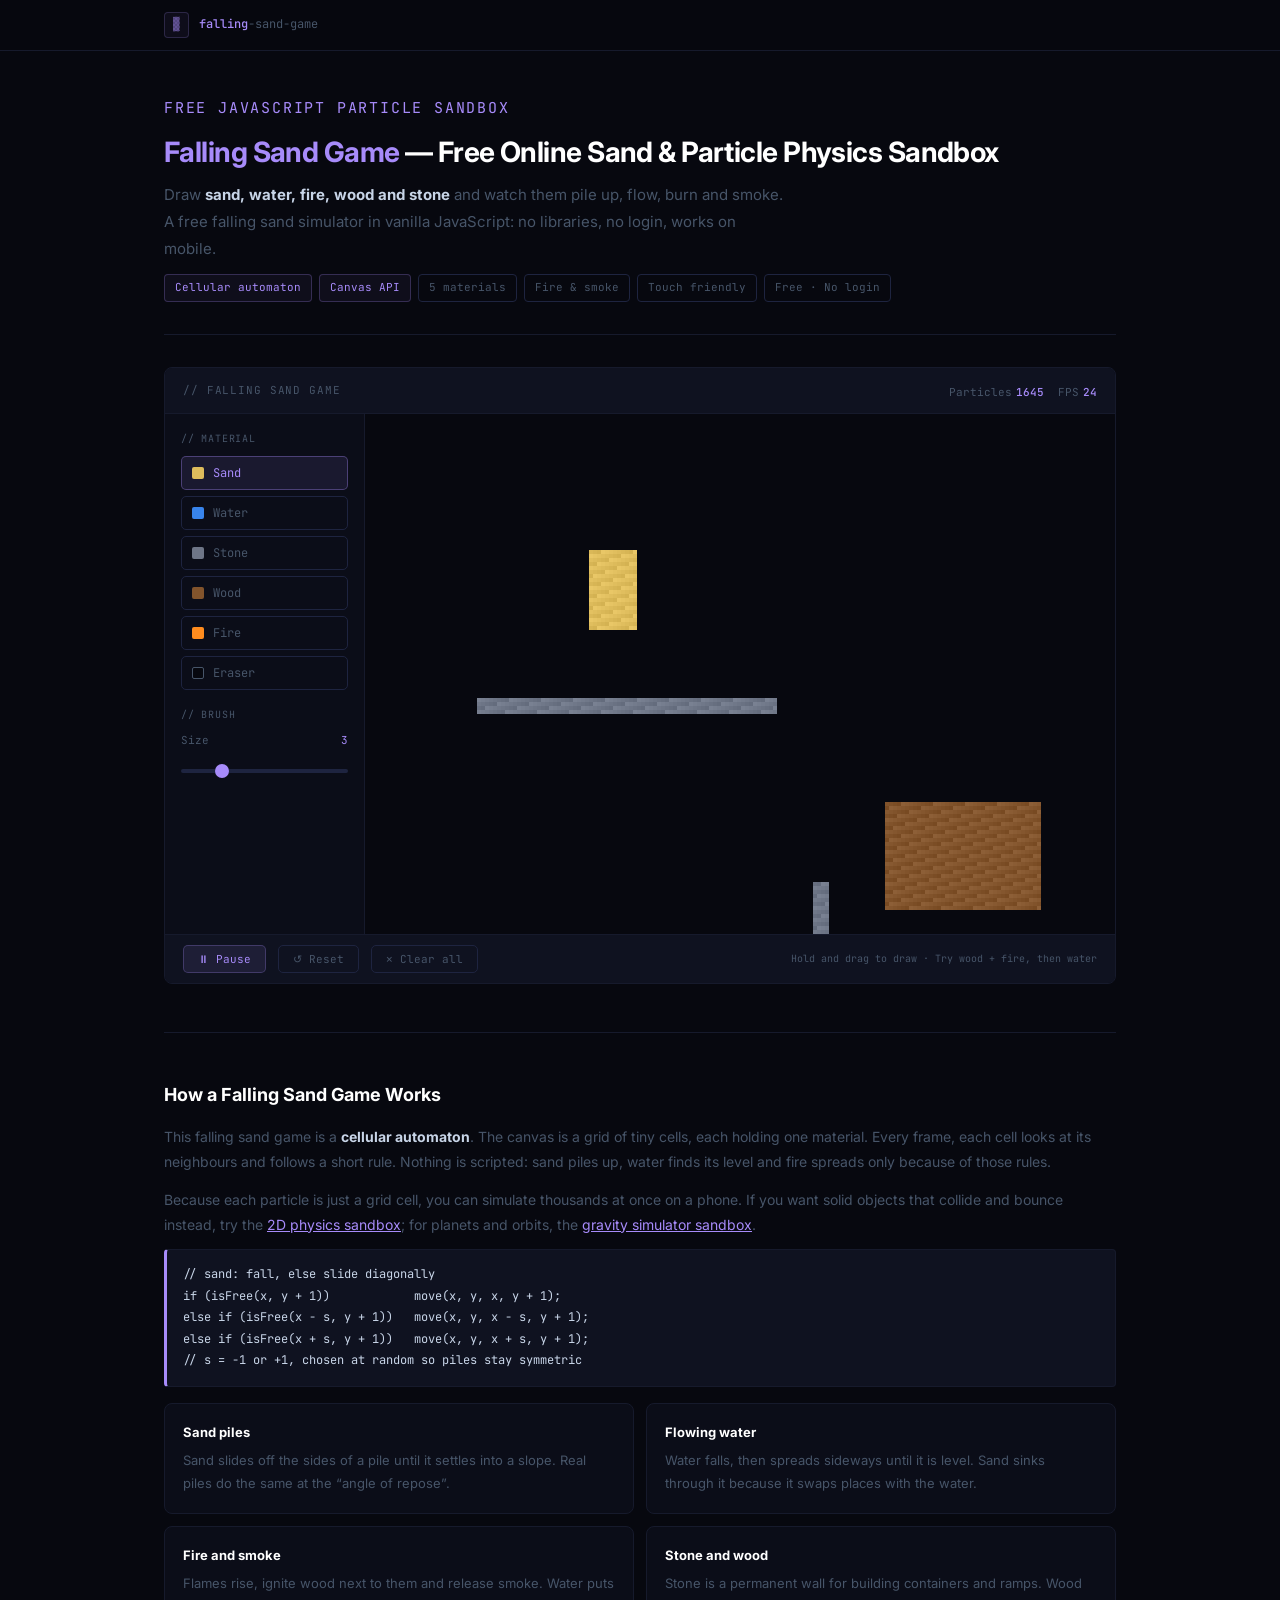
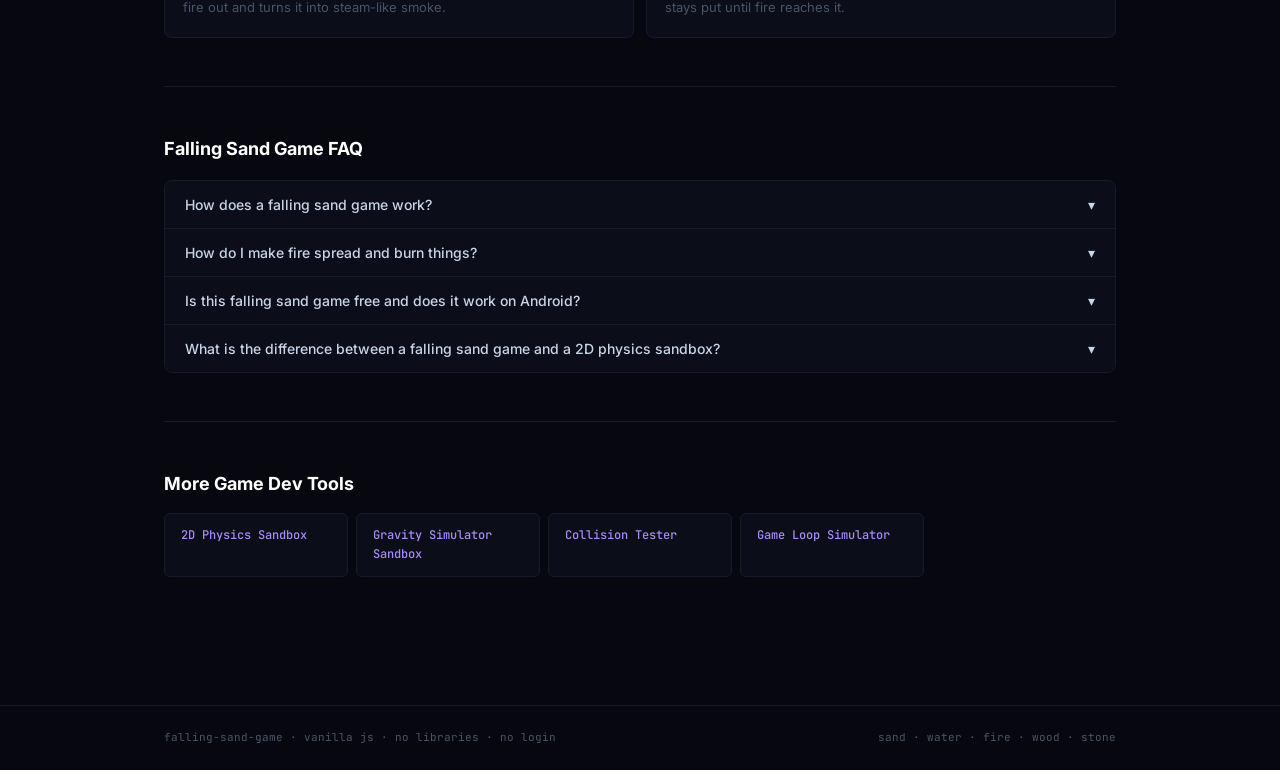
<file: falling-sand-game/index.html>
<!DOCTYPE html>
<html lang="en">
<head>
<meta charset="UTF-8">
<meta name="viewport" content="width=device-width, initial-scale=1.0">
<meta name="robots" content="index, follow">
<title>Falling Sand Game — Free Online Sand &amp; Particle Physics Sandbox</title>
<meta name="description" content="Free falling sand game in your browser: draw sand, water, fire, wood and stone and watch them pile, flow, burn and smoke. No login, works on mobile.">
<meta name="keywords" content="falling sand game, falling sand simulator, sand physics sandbox, particle sandbox, powder game online, 2d sandbox game, physics sandbox free">
<link rel="canonical" href="https://franrivalbigprojects.github.io/js-gamedev-tools/falling-sand-game/">
<meta property="og:title" content="Falling Sand Game — Free Online Particle Sandbox">
<meta property="og:description" content="Draw sand, water, fire, wood and stone and watch them interact. A free falling sand simulator in vanilla JavaScript.">
<meta property="og:type" content="website">
<link rel="preconnect" href="https://fonts.googleapis.com">
<link rel="preconnect" href="https://fonts.gstatic.com" crossorigin>
<link href="https://fonts.googleapis.com/css2?family=JetBrains+Mono:wght@400;500;600&family=Inter:wght@400;500;600;700&display=swap" rel="stylesheet">
<style>
:root{--bg:#07080f;--surface:#0b0d18;--surface2:#0f1220;--border:#161a2c;--border-light:#1e2440;--purple:#a78bfa;--purple-dim:rgba(167,139,250,.1);--purple-dim2:rgba(167,139,250,.05);--text:#c8d5e8;--muted:#475569;--mono:'JetBrains Mono',monospace;--sans:'Inter',sans-serif;--radius:8px}
*{box-sizing:border-box;margin:0;padding:0}
body{font-family:var(--sans);background:var(--bg);color:var(--text);min-height:100vh;line-height:1.6}
header{border-bottom:1px solid var(--border);padding:12px 0;position:sticky;top:0;z-index:100;background:rgba(7,8,15,.96);backdrop-filter:blur(10px)}
.header-inner,.footer-inner{max-width:1000px;margin:0 auto;padding:0 24px;display:flex;align-items:center;gap:10px}
.logo-mark{font-family:var(--mono);font-size:11px;font-weight:600;color:var(--purple);background:var(--purple-dim2);border:1px solid rgba(167,139,250,.2);border-radius:4px;padding:3px 8px}
.logo-text{font-family:var(--mono);font-size:12px;color:var(--muted)}.logo-text strong{color:var(--purple);font-weight:500}
.wrapper{max-width:1000px;margin:0 auto;padding:0 24px 80px}
.hero{padding:44px 0 32px;border-bottom:1px solid var(--border);margin-bottom:32px}
.eyebrow{font-family:var(--mono);font-size:11px;letter-spacing:.12em;text-transform:uppercase;color:var(--purple);margin-bottom:14px}
h1{font-size:clamp(21px,3.2vw,28px);font-weight:700;line-height:1.2;color:#fff;margin-bottom:12px;letter-spacing:-.02em}
h1 em{font-style:normal;color:var(--purple)}
h2{font-size:18px;font-weight:700;color:#fff;margin-bottom:14px}
p{font-size:14px;color:var(--muted);line-height:1.8;margin-bottom:12px}
p strong{color:var(--text)}
.hero p{font-size:15px;max-width:620px}
a{color:var(--purple)}
code{font-family:var(--mono);font-size:12px;background:var(--surface2);color:var(--purple);padding:2px 7px;border-radius:3px;border:1px solid var(--border-light)}
.badges{display:flex;flex-wrap:wrap;gap:7px}
.badge{font-family:var(--mono);font-size:11px;padding:4px 10px;border-radius:4px;border:1px solid var(--border-light);color:var(--muted)}
.badge.p{color:var(--purple);background:var(--purple-dim2);border-color:rgba(167,139,250,.25)}
.sandbox{background:var(--surface);border:1px solid var(--border);border-radius:var(--radius);overflow:hidden}
.sb-head,.sb-foot{background:var(--surface2);padding:10px 18px;display:flex;align-items:center;gap:12px;flex-wrap:wrap}
.sb-head{border-bottom:1px solid var(--border);justify-content:space-between}
.sb-foot{border-top:1px solid var(--border)}
.sb-title,.stat,.hint{font-family:var(--mono);font-size:11px;color:var(--muted)}
.sb-title{text-transform:uppercase;letter-spacing:.08em}
.stat b{color:var(--purple);font-weight:500;margin-left:4px}.stat+.stat{margin-left:14px}
.hint{margin-left:auto;font-size:10px}
.sb-body{display:grid;grid-template-columns:200px 1fr}
.panel{border-right:1px solid var(--border);padding:16px;display:flex;flex-direction:column;gap:16px}
.gt{font-family:var(--mono);font-size:10px;text-transform:uppercase;letter-spacing:.08em;color:var(--muted);margin-bottom:8px}
.lbl{font-family:var(--mono);font-size:11px;color:var(--muted);display:flex;justify-content:space-between;margin-bottom:5px}.lbl span{color:var(--purple)}
input[type=range]{width:100%;height:4px;-webkit-appearance:none;appearance:none;background:var(--border-light);border-radius:2px;outline:none;cursor:pointer}
input[type=range]::-webkit-slider-thumb{-webkit-appearance:none;width:14px;height:14px;border-radius:50%;background:var(--purple)}
input[type=range]::-moz-range-thumb{width:14px;height:14px;border:0;border-radius:50%;background:var(--purple)}
.tools-col{display:grid;grid-template-columns:1fr;gap:6px}
button{font-family:var(--mono);cursor:pointer;border:1px solid var(--border-light);border-radius:5px;background:transparent;color:var(--muted);transition:opacity .15s}
button:hover{opacity:.8}button:focus-visible{outline:2px solid var(--purple);outline-offset:2px}
.el{padding:8px 10px;font-size:12px;text-align:left;display:flex;align-items:center;gap:9px}
.el i{width:12px;height:12px;border-radius:2px;display:inline-block;flex-shrink:0}
.el.on{background:var(--purple-dim);color:var(--purple);border-color:rgba(167,139,250,.35)}
.fb{font-size:11px;padding:6px 14px}.fb.main{background:var(--purple-dim);color:var(--purple);border-color:rgba(167,139,250,.25)}
.cw{position:relative;height:520px;background:var(--bg)}
#c{display:block;width:100%;height:100%;cursor:crosshair;touch-action:none}
hr{border:none;border-top:1px solid var(--border);margin:48px 0}
.sec{margin-bottom:48px}
pre.code{background:var(--surface2);border:1px solid var(--border);border-left:3px solid var(--purple);border-radius:4px;padding:14px 16px;font-family:var(--mono);font-size:12px;color:var(--text);line-height:1.8;margin:12px 0;overflow-x:auto}
.grid{display:grid;grid-template-columns:1fr 1fr;gap:12px;margin-top:16px}
.card{background:var(--surface);border:1px solid var(--border);border-radius:var(--radius);padding:18px}
.card h3{font-size:13px;color:#fff;margin-bottom:6px}.card p{font-size:13px;margin:0}
.faq{margin-top:16px;border:1px solid var(--border);border-radius:var(--radius);overflow:hidden}
.fi{border-bottom:1px solid var(--border)}.fi:last-child{border:none}
.fq{width:100%;text-align:left;background:var(--surface);border:none;border-radius:0;padding:15px 20px;font-size:14px;color:var(--text);font-family:var(--sans);font-weight:500;display:flex;justify-content:space-between;gap:12px}
.fa{display:none;padding:12px 20px 16px;font-size:13px;color:var(--muted);line-height:1.75;border-top:1px solid var(--border);background:var(--bg)}
.fi.open .fa{display:block}
.tools{display:grid;grid-template-columns:repeat(auto-fill,minmax(180px,1fr));gap:8px;margin-top:12px}
.tools a{background:var(--surface);border:1px solid var(--border);border-radius:6px;padding:12px 16px;text-decoration:none;font-family:var(--mono);font-size:12px;font-weight:500}
.tools a:hover{border-color:rgba(167,139,250,.3);background:var(--purple-dim2)}
footer{border-top:1px solid var(--border);padding:22px 0}
footer p{font-size:11px;color:var(--muted);font-family:var(--mono);margin:0}
.footer-inner{justify-content:space-between;flex-wrap:wrap}
@media(max-width:680px){.sb-body,.grid{grid-template-columns:1fr}.panel{border-right:none;border-bottom:1px solid var(--border)}.tools-col{grid-template-columns:1fr 1fr}.cw{height:420px}.hero{padding:32px 0 22px}}
</style>
<script type="application/ld+json">
{"@context":"https://schema.org","@type":"SoftwareApplication","name":"Falling Sand Game","applicationCategory":"GameApplication","operatingSystem":"Web","offers":{"@type":"Offer","price":"0","priceCurrency":"USD"},"description":"Free online falling sand game and particle sandbox. Draw sand, water, fire, wood and stone and watch them pile up, flow, burn and produce smoke. Vanilla JavaScript, no login."}
</script>
<script type="application/ld+json">
{"@context":"https://schema.org","@type":"FAQPage","mainEntity":[
{"@type":"Question","name":"How does a falling sand game work?","acceptedAnswer":{"@type":"Answer","text":"The screen is a grid of cells and each cell holds one material. Every frame, each cell follows a small rule based on its neighbours: sand falls straight down if the cell below is empty, otherwise it slides diagonally. Piles, flowing water and spreading fire all emerge from these simple rules. This technique is called a cellular automaton."}},
{"@type":"Question","name":"How do I make fire spread and burn things?","acceptedAnswer":{"@type":"Answer","text":"Draw wood, then touch it with fire. Each flame has a chance to ignite neighbouring wood, and burning wood releases smoke. Water puts fire out and turns it into smoke, while stone and sand do not burn."}},
{"@type":"Question","name":"Is this falling sand game free and does it work on Android?","acceptedAnswer":{"@type":"Answer","text":"Yes. It is free, needs no login and runs in any modern browser, including Chrome on Android and Safari on iPhone. Drawing with a finger works like drawing with a mouse."}},
{"@type":"Question","name":"What is the difference between a falling sand game and a 2D physics sandbox?","acceptedAnswer":{"@type":"Answer","text":"A 2D physics sandbox simulates solid objects such as circles and boxes that collide and bounce. A falling sand game simulates thousands of tiny particles, so materials pile up, flow and react with each other."}}
]}
</script>
</head>
<body>
<header><div class="header-inner"><span class="logo-mark">▒</span><span class="logo-text"><strong>falling</strong>-sand-game</span></div></header>
<div class="wrapper">

<section class="hero">
  <p class="eyebrow">Free JavaScript Particle Sandbox</p>
  <h1><em>Falling Sand Game</em> — Free Online Sand &amp; Particle Physics Sandbox</h1>
  <p>Draw <strong>sand, water, fire, wood and stone</strong> and watch them pile up, flow, burn and smoke. A free falling sand simulator in vanilla JavaScript: no libraries, no login, works on mobile.</p>
  <div class="badges"><span class="badge p">Cellular automaton</span><span class="badge p">Canvas API</span><span class="badge">5 materials</span><span class="badge">Fire &amp; smoke</span><span class="badge">Touch friendly</span><span class="badge">Free · No login</span></div>
</section>

<div class="sandbox">
  <div class="sb-head">
    <span class="sb-title">// Falling sand game</span>
    <div><span class="stat">Particles<b id="pc">0</b></span><span class="stat">FPS<b id="fps">0</b></span></div>
  </div>
  <div class="sb-body">
    <div class="panel">
      <div>
        <p class="gt">// Material</p>
        <div class="tools-col" id="tools">
          <button class="el on" data-t="1"><i style="background:#debc5c"></i>Sand</button>
          <button class="el" data-t="2"><i style="background:#3884eb"></i>Water</button>
          <button class="el" data-t="3"><i style="background:#6e7687"></i>Stone</button>
          <button class="el" data-t="4"><i style="background:#82542c"></i>Wood</button>
          <button class="el" data-t="5"><i style="background:#ff8c1e"></i>Fire</button>
          <button class="el" data-t="0"><i style="background:#07080f;border:1px solid #475569"></i>Eraser</button>
        </div>
      </div>
      <div>
        <p class="gt">// Brush</p>
        <div class="lbl">Size<span id="bv">3</span></div>
        <input type="range" min="1" max="10" step="1" value="3" aria-label="Brush size" id="brush">
      </div>
    </div>
    <div class="cw"><canvas id="c" aria-label="Falling sand canvas"></canvas></div>
  </div>
  <div class="sb-foot">
    <button class="fb main" id="pauseBtn">⏸ Pause</button>
    <button class="fb" id="resetBtn">↺ Reset</button>
    <button class="fb" id="clearBtn">✕ Clear all</button>
    <span class="hint">Hold and drag to draw · Try wood + fire, then water</span>
  </div>
</div>

<hr>

<section class="sec">
  <h2>How a Falling Sand Game Works</h2>
  <p>This falling sand game is a <strong>cellular automaton</strong>. The canvas is a grid of tiny cells, each holding one material. Every frame, each cell looks at its neighbours and follows a short rule. Nothing is scripted: sand piles up, water finds its level and fire spreads only because of those rules.</p>
  <p>Because each particle is just a grid cell, you can simulate thousands at once on a phone. If you want solid objects that collide and bounce instead, try the <a href="../">2D physics sandbox</a>; for planets and orbits, the <a href="../gravity-simulator-sandbox/">gravity simulator sandbox</a>.</p>
<pre class="code">// sand: fall, else slide diagonally
if (isFree(x, y + 1))            move(x, y, x, y + 1);
else if (isFree(x - s, y + 1))   move(x, y, x - s, y + 1);
else if (isFree(x + s, y + 1))   move(x, y, x + s, y + 1);
// s = -1 or +1, chosen at random so piles stay symmetric</pre>
  <div class="grid">
    <div class="card"><h3>Sand piles</h3><p>Sand slides off the sides of a pile until it settles into a slope. Real piles do the same at the “angle of repose”.</p></div>
    <div class="card"><h3>Flowing water</h3><p>Water falls, then spreads sideways until it is level. Sand sinks through it because it swaps places with the water.</p></div>
    <div class="card"><h3>Fire and smoke</h3><p>Flames rise, ignite wood next to them and release smoke. Water puts fire out and turns it into steam-like smoke.</p></div>
    <div class="card"><h3>Stone and wood</h3><p>Stone is a permanent wall for building containers and ramps. Wood stays put until fire reaches it.</p></div>
  </div>
</section>

<hr>

<section class="sec">
  <h2>Falling Sand Game FAQ</h2>
  <div class="faq">
    <div class="fi"><button class="fq" onclick="faq(this)">How does a falling sand game work?<span>▾</span></button><div class="fa">The screen is a grid of cells and each cell holds one material. Every frame, each cell follows a small rule based on its neighbours: sand falls straight down if the cell below is empty, otherwise it slides diagonally. Piles, flowing water and spreading fire all emerge from these simple rules. This technique is called a cellular automaton.</div></div>
    <div class="fi"><button class="fq" onclick="faq(this)">How do I make fire spread and burn things?<span>▾</span></button><div class="fa">Draw wood, then touch it with fire. Each flame has a chance to ignite neighbouring wood, and burning wood releases smoke. Water puts fire out and turns it into smoke, while stone and sand do not burn.</div></div>
    <div class="fi"><button class="fq" onclick="faq(this)">Is this falling sand game free and does it work on Android?<span>▾</span></button><div class="fa">Yes. It is free, needs no login and runs in any modern browser, including Chrome on Android and Safari on iPhone. Drawing with a finger works like drawing with a mouse.</div></div>
    <div class="fi"><button class="fq" onclick="faq(this)">What is the difference between a falling sand game and a 2D physics sandbox?<span>▾</span></button><div class="fa">A 2D physics sandbox simulates solid objects such as circles and boxes that collide and bounce. A falling sand game simulates thousands of tiny particles, so materials pile up, flow and react with each other.</div></div>
  </div>
</section>

<hr>

<section class="sec">
  <h2>More Game Dev Tools</h2>
  <div class="tools">
    <a href="../">2D Physics Sandbox</a>
    <a href="../gravity-simulator-sandbox/">Gravity Simulator Sandbox</a>
    <a href="../javascript_collision_detection_tester/">Collision Tester</a>
    <a href="../javascript_game_loop_simulator/">Game Loop Simulator</a>
  </div>
</section>

</div>
<footer><div class="footer-inner"><p>falling-sand-game · vanilla js · no libraries · no login</p><p>sand · water · fire · wood · stone</p></div></footer>

<script>
const cv = document.getElementById('c'), ctx = cv.getContext('2d');
const CELL = 4, EMPTY = 0, SAND = 1, WATER = 2, STONE = 3, WOOD = 4, FIRE = 5, SMOKE = 6;
const BASE = { 1: [222,188,92], 2: [56,132,235], 3: [110,118,135], 4: [130,84,44], 6: [120,128,145] };
const rgb = (r, g, b) => 0xff000000 | (b << 16) | (g << 8) | r;
const cl = v => v < 0 ? 0 : v > 255 ? 255 : v;
const BG = rgb(7, 8, 15);
let W, H, g, life, stamp, frame = 0, off, octx, img, buf;
let tool = SAND, brush = 3, paused = false, down = false, px = 0, py = 0, lastW = 0;
let fc = 0, ft = 0, last = performance.now();

function init() {
  const w = cv.parentElement.clientWidth, h = cv.parentElement.clientHeight;
  cv.width = w; cv.height = h; lastW = w;
  W = Math.floor(w / CELL); H = Math.floor(h / CELL);
  g = new Uint8Array(W * H); life = new Uint8Array(W * H); stamp = new Uint16Array(W * H);
  off = document.createElement('canvas'); off.width = W; off.height = H;
  octx = off.getContext('2d'); img = octx.createImageData(W, H); buf = new Uint32Array(img.data.buffer);
}
function fill(x0, y0, x1, y1, t) {
  for (let y = Math.floor(y0); y < y1; y++) for (let x = Math.floor(x0); x < x1; x++)
    if (x >= 0 && x < W && y >= 0 && y < H) g[y * W + x] = t;
}
function demo() {
  g.fill(0); life.fill(0);
  fill(W * .15, H * .55, W * .55, H * .55 + 3, STONE);
  fill(W * .7, H * .75, W * .9, H * .95, WOOD);
  fill(W * .6, H * .9, W * .62, H, STONE);
  fill(W * .3, H * .2, W * .36, H * .35, SAND);
}

// movement helpers
function move(i, j) {
  let t = g[i]; g[i] = g[j]; g[j] = t;
  t = life[i]; life[i] = life[j]; life[j] = t;
  stamp[i] = frame; stamp[j] = frame;
}
const inB = (x, y) => x >= 0 && x < W && y >= 0 && y < H;

function sand(x, y, i) {
  if (y >= H - 1) return;
  const d = i + W, s = Math.random() < .5 ? -1 : 1;
  if (g[d] === EMPTY || g[d] === WATER) return move(i, d);
  if (inB(x + s, y + 1) && (g[d + s] === EMPTY || g[d + s] === WATER)) return move(i, d + s);
  if (inB(x - s, y + 1) && (g[d - s] === EMPTY || g[d - s] === WATER)) return move(i, d - s);
}
function water(x, y, i) {
  const s = Math.random() < .5 ? -1 : 1;
  if (y < H - 1) {
    if (g[i + W] === EMPTY) return move(i, i + W);
    if (inB(x + s, y + 1) && g[i + W + s] === EMPTY) return move(i, i + W + s);
    if (inB(x - s, y + 1) && g[i + W - s] === EMPTY) return move(i, i + W - s);
  }
  if (inB(x + s, y) && g[i + s] === EMPTY) return move(i, i + s);
  if (inB(x - s, y) && g[i - s] === EMPTY) return move(i, i - s);
}
const DX = [1, -1, 0, 0], DY = [0, 0, 1, -1];
function fire(x, y, i) {
  for (let k = 0; k < 4; k++) {
    const nx = x + DX[k], ny = y + DY[k];
    if (!inB(nx, ny)) continue;
    const j = ny * W + nx, u = g[j];
    if (u === WATER) {
      g[i] = SMOKE; life[i] = 50;
      if (Math.random() < .15) { g[j] = SMOKE; life[j] = 50; }
      return;
    }
    if (u === WOOD && Math.random() < .05) { g[j] = FIRE; life[j] = 50 + (Math.random() * 60 | 0); }
  }
  const l = life[i];
  if (l <= 1) { if (Math.random() < .4) { g[i] = SMOKE; life[i] = 50; } else { g[i] = EMPTY; life[i] = 0; } return; }
  life[i] = l - 1;
  if (y > 0 && g[i - W] === EMPTY) {
    if (Math.random() < .04) { g[i - W] = SMOKE; life[i - W] = 50; stamp[i - W] = frame; }
    if (Math.random() < (l > 40 ? .03 : .5)) return move(i, i - W);
  }
  const s = Math.random() < .5 ? -1 : 1;
  if (l <= 40 && Math.random() < .3 && inB(x + s, y) && g[i + s] === EMPTY) move(i, i + s);
}
function smoke(x, y, i) {
  if (life[i] === 0 || y === 0) { g[i] = EMPTY; return; }
  life[i]--;
  const s = Math.random() < .5 ? -1 : 1;
  if (g[i - W] === EMPTY && Math.random() < .6) return move(i, i - W);
  if (inB(x + s, y) && g[i + s] === EMPTY && Math.random() < .5) move(i, i + s);
}

function step() {
  frame = (frame + 1) & 0xffff;
  const lr = frame & 1;
  for (let y = H - 1; y >= 0; y--) {
    for (let k = 0; k < W; k++) {
      const x = lr ? k : W - 1 - k, i = y * W + x, t = g[i];
      if (t === EMPTY || t === STONE || t === WOOD || stamp[i] === frame) continue;
      if (t === SAND) sand(x, y, i); else if (t === WATER) water(x, y, i);
      else if (t === FIRE) fire(x, y, i); else smoke(x, y, i);
    }
  }
}

function render() {
  let n = 0;
  for (let y = 0; y < H; y++) for (let x = 0; x < W; x++) {
    const i = y * W + x, t = g[i];
    if (t === EMPTY) { buf[i] = BG; continue; }
    n++;
    if (t === FIRE) { const l = life[i]; buf[i] = l > 25 ? rgb(255, 210, 70) : l > 12 ? rgb(255, 140, 30) : rgb(220, 60, 20); }
    else { const b = BASE[t], v = ((x * 7 + y * 13) & 7) * 3 - 10; buf[i] = rgb(cl(b[0] + v), cl(b[1] + v), cl(b[2] + v)); }
  }
  octx.putImageData(img, 0, 0);
  ctx.fillStyle = '#07080f'; ctx.fillRect(0, 0, cv.width, cv.height);
  ctx.imageSmoothingEnabled = false;
  ctx.drawImage(off, 0, 0, W * CELL, H * CELL);
  document.getElementById('pc').textContent = n;
}

// drawing
function paint(cx, cy) {
  const r = brush;
  for (let dy = -r; dy <= r; dy++) for (let dx = -r; dx <= r; dx++) {
    if (dx * dx + dy * dy > r * r) continue;
    const x = cx + dx, y = cy + dy;
    if (!inB(x, y)) continue;
    const i = y * W + x;
    if (tool === EMPTY) { g[i] = EMPTY; life[i] = 0; continue; }
    if (g[i] !== EMPTY) continue;
    if ((tool === SAND || tool === WATER) && Math.random() < .5) continue;
    g[i] = tool; life[i] = tool === FIRE ? 20 + (Math.random() * 15 | 0) : 0;
  }
}
function cell(e) { const r = cv.getBoundingClientRect(); return [Math.floor((e.clientX - r.left) / CELL), Math.floor((e.clientY - r.top) / CELL)]; }
cv.addEventListener('pointerdown', e => { down = true; [px, py] = cell(e); cv.setPointerCapture(e.pointerId); paint(px, py); });
cv.addEventListener('pointermove', e => {
  if (!down) return;
  const [x, y] = cell(e), n = Math.max(Math.abs(x - px), Math.abs(y - py), 1);
  for (let k = 1; k <= n; k++) paint(Math.round(px + (x - px) * k / n), Math.round(py + (y - py) * k / n));
  px = x; py = y;
});
const up = () => { down = false; };
cv.addEventListener('pointerup', up); cv.addEventListener('pointercancel', up);

// UI
document.getElementById('tools').addEventListener('click', e => {
  const b = e.target.closest('.el'); if (!b) return;
  tool = +b.dataset.t;
  document.querySelectorAll('.el').forEach(x => x.classList.toggle('on', x === b));
});
document.getElementById('brush').addEventListener('input', e => { brush = +e.target.value; document.getElementById('bv').textContent = brush; });
document.getElementById('pauseBtn').addEventListener('click', e => { paused = !paused; e.target.textContent = paused ? '▶ Resume' : '⏸ Pause'; });
document.getElementById('resetBtn').addEventListener('click', demo);
document.getElementById('clearBtn').addEventListener('click', () => { g.fill(0); life.fill(0); });
function faq(btn) { btn.parentElement.classList.toggle('open'); }
window.addEventListener('resize', () => { if (cv.parentElement.clientWidth !== lastW) { init(); demo(); } });

function loop(t) {
  fc++; ft += Math.min((t - last) / 1000, .1); last = t;
  if (ft >= .5) { document.getElementById('fps').textContent = Math.round(fc / ft); fc = 0; ft = 0; }
  if (down) paint(px, py);
  if (!paused) { step(); step(); }
  render();
  requestAnimationFrame(loop);
}
init(); demo(); requestAnimationFrame(loop);
</script>
</body>
</html>
</file>
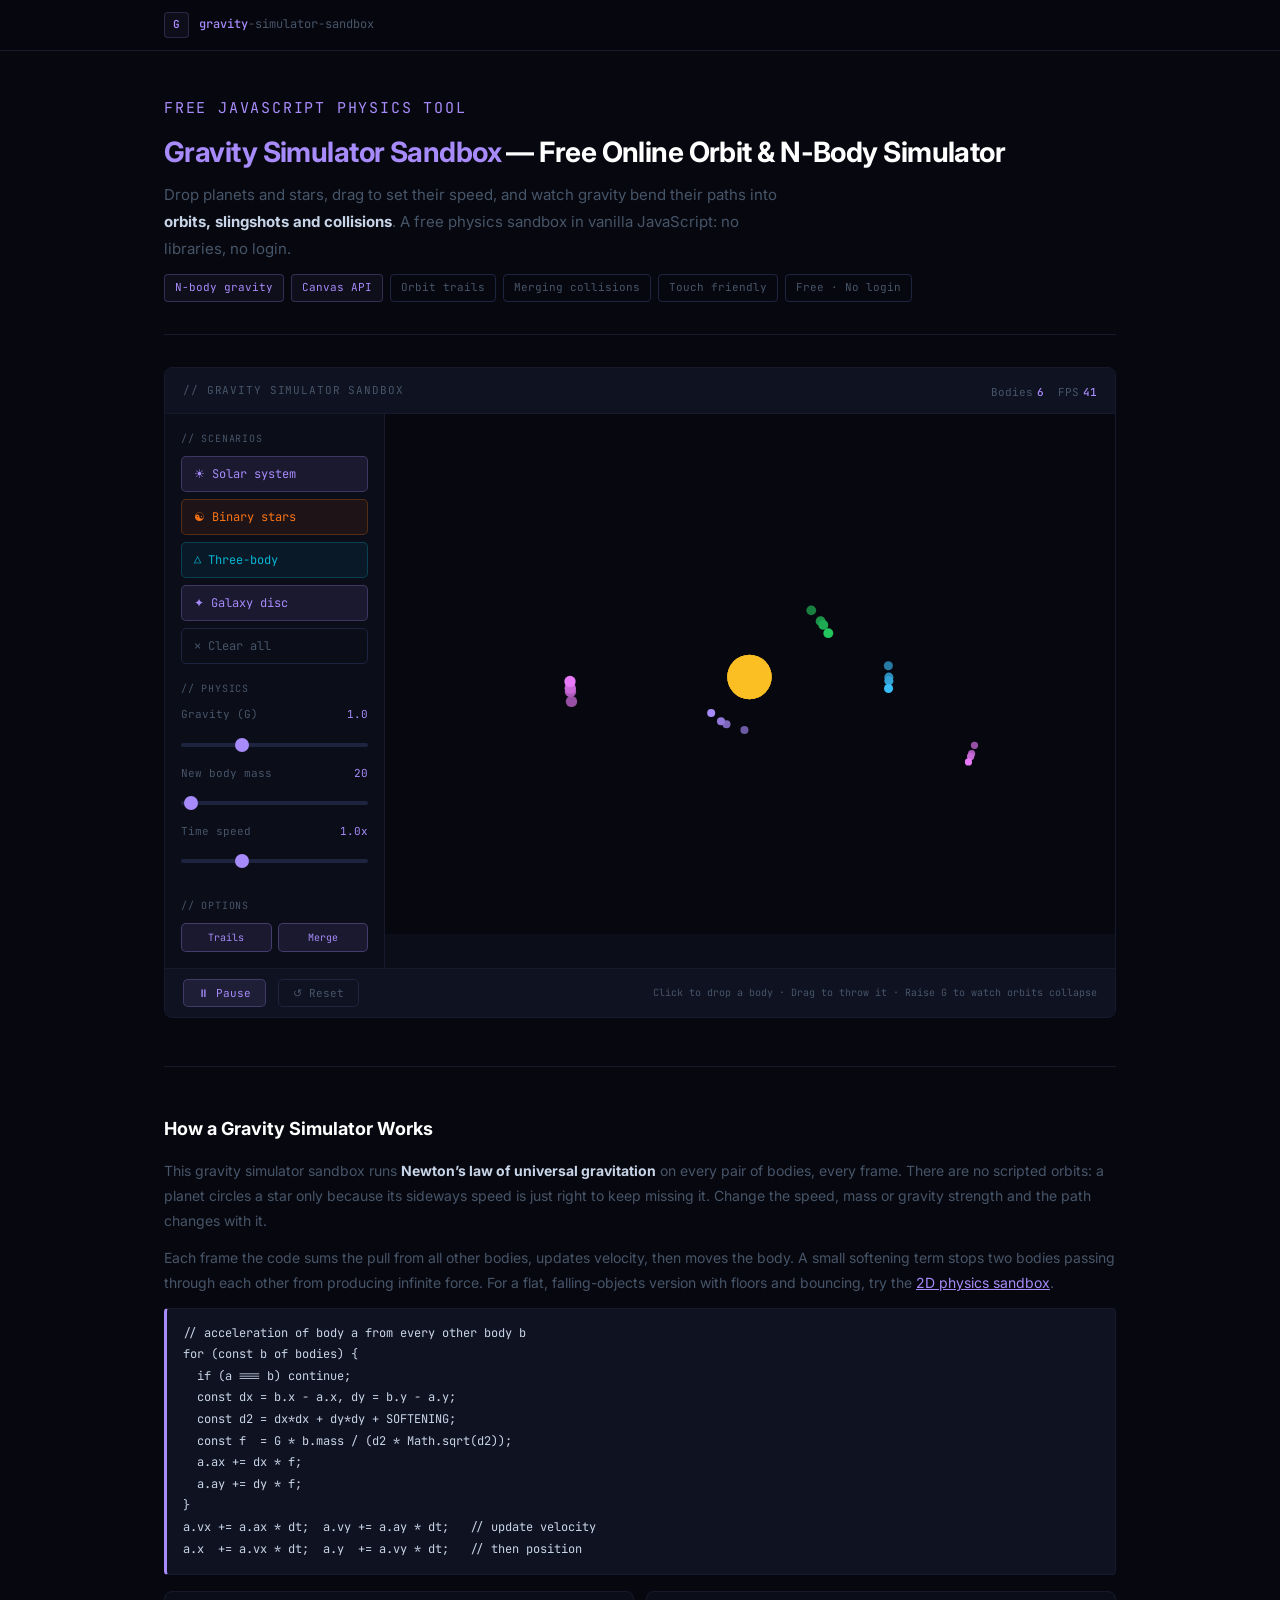
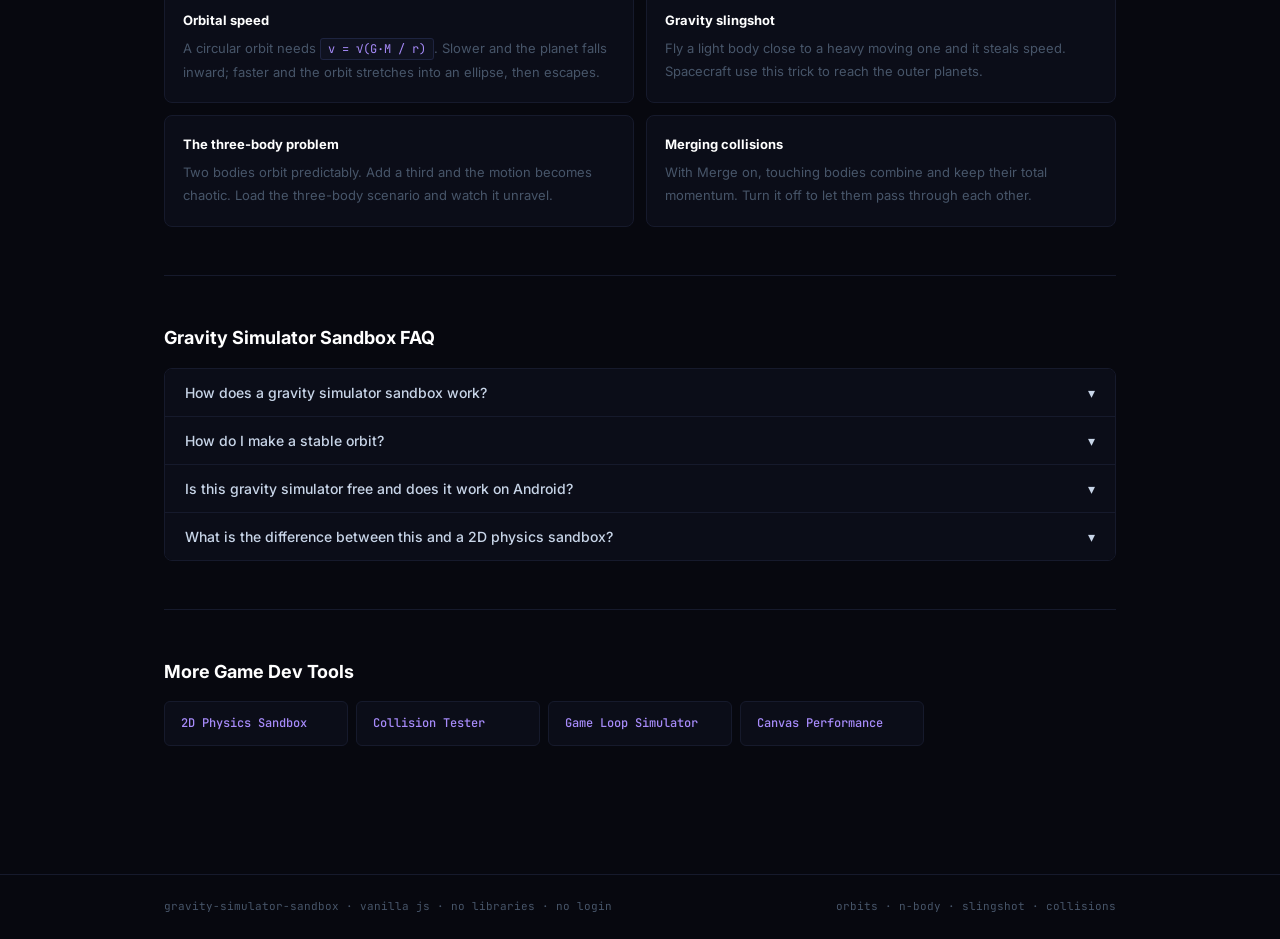
<file: gravity-simulator-sandbox/index.html>
<!DOCTYPE html>
<html lang="en">
<head>
<meta charset="UTF-8">
<meta name="viewport" content="width=device-width, initial-scale=1.0">
<meta name="robots" content="index, follow">
<title>Gravity Simulator Sandbox — Free Online Orbit &amp; N-Body Simulator</title>
<meta name="description" content="Free gravity simulator sandbox: drop planets and stars, drag to set their speed, and watch orbits, slingshots and collisions in real time. No login, runs in your browser.">
<meta name="keywords" content="gravity simulator sandbox, gravity simulator, orbit simulator, planet gravity simulator online, n-body simulation javascript, physics sandbox free, space sandbox simulator">
<link rel="canonical" href="https://franrivalbigprojects.github.io/js-gamedev-tools/gravity-simulator-sandbox/">
<meta property="og:title" content="Gravity Simulator Sandbox — Free Online Orbit Simulator">
<meta property="og:description" content="Create planets and stars, set their velocity and watch gravity pull them into orbits, slingshots and collisions. Free, vanilla JavaScript.">
<meta property="og:type" content="website">
<link rel="preconnect" href="https://fonts.googleapis.com">
<link rel="preconnect" href="https://fonts.gstatic.com" crossorigin>
<link href="https://fonts.googleapis.com/css2?family=JetBrains+Mono:wght@400;500;600&family=Inter:wght@400;500;600;700&display=swap" rel="stylesheet">
<style>
:root{--bg:#07080f;--surface:#0b0d18;--surface2:#0f1220;--border:#161a2c;--border-light:#1e2440;--purple:#a78bfa;--purple-dim:rgba(167,139,250,.1);--purple-dim2:rgba(167,139,250,.05);--orange:#f97316;--orange-dim:rgba(249,115,22,.08);--cyan:#06b6d4;--cyan-dim:rgba(6,182,212,.08);--text:#c8d5e8;--muted:#475569;--dim:#1e2d48;--mono:'JetBrains Mono',monospace;--sans:'Inter',sans-serif;--radius:8px}
*{box-sizing:border-box;margin:0;padding:0}
body{font-family:var(--sans);background:var(--bg);color:var(--text);min-height:100vh;line-height:1.6}
header{border-bottom:1px solid var(--border);padding:12px 0;position:sticky;top:0;z-index:100;background:rgba(7,8,15,.96);backdrop-filter:blur(10px)}
.header-inner,.footer-inner{max-width:1000px;margin:0 auto;padding:0 24px;display:flex;align-items:center;gap:10px}
.logo-mark{font-family:var(--mono);font-size:11px;font-weight:600;color:var(--purple);background:var(--purple-dim2);border:1px solid rgba(167,139,250,.2);border-radius:4px;padding:3px 8px}
.logo-text{font-family:var(--mono);font-size:12px;color:var(--muted)}.logo-text strong{color:var(--purple);font-weight:500}
.wrapper{max-width:1000px;margin:0 auto;padding:0 24px 80px}
.hero{padding:44px 0 32px;border-bottom:1px solid var(--border);margin-bottom:32px}
.eyebrow{font-family:var(--mono);font-size:11px;letter-spacing:.12em;text-transform:uppercase;color:var(--purple);margin-bottom:14px}
h1{font-size:clamp(21px,3.2vw,28px);font-weight:700;line-height:1.2;color:#fff;margin-bottom:12px;letter-spacing:-.02em}
h1 em{font-style:normal;color:var(--purple)}
h2{font-size:18px;font-weight:700;color:#fff;margin-bottom:14px}
p{font-size:14px;color:var(--muted);line-height:1.8;margin-bottom:12px}
p strong{color:var(--text)}
.hero p{font-size:15px;max-width:620px}
a{color:var(--purple)}
code{font-family:var(--mono);font-size:12px;background:var(--surface2);color:var(--purple);padding:2px 7px;border-radius:3px;border:1px solid var(--border-light)}
.badges{display:flex;flex-wrap:wrap;gap:7px}
.badge{font-family:var(--mono);font-size:11px;padding:4px 10px;border-radius:4px;border:1px solid var(--border-light);color:var(--muted)}
.badge.p{color:var(--purple);background:var(--purple-dim2);border-color:rgba(167,139,250,.25)}
.sandbox{background:var(--surface);border:1px solid var(--border);border-radius:var(--radius);overflow:hidden}
.sb-head,.sb-foot{background:var(--surface2);padding:10px 18px;display:flex;align-items:center;gap:12px;flex-wrap:wrap}
.sb-head{border-bottom:1px solid var(--border);justify-content:space-between}
.sb-foot{border-top:1px solid var(--border)}
.sb-title,.stat,.hint{font-family:var(--mono);font-size:11px;color:var(--muted)}
.sb-title{text-transform:uppercase;letter-spacing:.08em}
.stat b{color:var(--purple);font-weight:500;margin-left:4px}.stat+.stat{margin-left:14px}
.hint{margin-left:auto;font-size:10px}
.sb-body{display:grid;grid-template-columns:220px 1fr}
.panel{border-right:1px solid var(--border);padding:16px;display:flex;flex-direction:column;gap:16px}
.gt{font-family:var(--mono);font-size:10px;text-transform:uppercase;letter-spacing:.08em;color:var(--muted);margin-bottom:8px}
.row{margin-bottom:10px}
.lbl{font-family:var(--mono);font-size:11px;color:var(--muted);display:flex;justify-content:space-between;margin-bottom:5px}.lbl span{color:var(--purple)}
input[type=range]{width:100%;height:4px;-webkit-appearance:none;appearance:none;background:var(--border-light);border-radius:2px;outline:none;cursor:pointer}
input[type=range]::-webkit-slider-thumb{-webkit-appearance:none;width:14px;height:14px;border-radius:50%;background:var(--purple)}
input[type=range]::-moz-range-thumb{width:14px;height:14px;border:0;border-radius:50%;background:var(--purple)}
.btns{display:flex;flex-direction:column;gap:7px}.tog{display:flex;gap:6px}
button{font-family:var(--mono);cursor:pointer;border:1px solid;border-radius:5px;transition:opacity .15s}
button:hover{opacity:.8}button:focus-visible{outline:2px solid var(--purple);outline-offset:2px}
.pb{padding:9px 12px;font-size:12px;text-align:left}
.b1{background:var(--purple-dim);color:var(--purple);border-color:rgba(167,139,250,.25)}
.b2{background:var(--orange-dim);color:var(--orange);border-color:rgba(249,115,22,.25)}
.b3{background:var(--cyan-dim);color:var(--cyan);border-color:rgba(6,182,212,.25)}
.b0{background:transparent;color:var(--muted);border-color:var(--border-light)}
.tb{flex:1;padding:7px 8px;font-size:10px;background:transparent;color:var(--muted);border-color:var(--border-light)}
.tb.on{background:var(--purple-dim);color:var(--purple);border-color:rgba(167,139,250,.3)}
.fb{font-size:11px;padding:6px 14px}
.cw{position:relative;height:520px;background:var(--bg)}
#c{display:block;width:100%;height:100%;cursor:crosshair;touch-action:none}
hr{border:none;border-top:1px solid var(--border);margin:48px 0}
.sec{margin-bottom:48px}
pre.code{background:var(--surface2);border:1px solid var(--border);border-left:3px solid var(--purple);border-radius:4px;padding:14px 16px;font-family:var(--mono);font-size:12px;color:var(--text);line-height:1.8;margin:12px 0;overflow-x:auto}
.grid{display:grid;grid-template-columns:1fr 1fr;gap:12px;margin-top:16px}
.card{background:var(--surface);border:1px solid var(--border);border-radius:var(--radius);padding:18px}
.card h3{font-size:13px;color:#fff;margin-bottom:6px}.card p{font-size:13px;margin:0}
.faq{margin-top:16px;border:1px solid var(--border);border-radius:var(--radius);overflow:hidden}
.fi{border-bottom:1px solid var(--border)}.fi:last-child{border:none}
.fq{width:100%;text-align:left;background:var(--surface);border:none;border-radius:0;padding:15px 20px;font-size:14px;color:var(--text);font-family:var(--sans);font-weight:500;display:flex;justify-content:space-between;gap:12px}
.fa{display:none;padding:12px 20px 16px;font-size:13px;color:var(--muted);line-height:1.75;border-top:1px solid var(--border);background:var(--bg)}
.fi.open .fa{display:block}
.tools{display:grid;grid-template-columns:repeat(auto-fill,minmax(180px,1fr));gap:8px;margin-top:12px}
.tools a{background:var(--surface);border:1px solid var(--border);border-radius:6px;padding:12px 16px;text-decoration:none;font-family:var(--mono);font-size:12px;font-weight:500}
.tools a:hover{border-color:rgba(167,139,250,.3);background:var(--purple-dim2)}
footer{border-top:1px solid var(--border);padding:22px 0}
footer p{font-size:11px;color:var(--muted);font-family:var(--mono);margin:0}
.footer-inner{justify-content:space-between;flex-wrap:wrap}
@media(max-width:680px){.sb-body,.grid{grid-template-columns:1fr}.panel{border-right:none;border-bottom:1px solid var(--border)}.cw{height:420px}.hero{padding:32px 0 22px}}
</style>
<script type="application/ld+json">
{"@context":"https://schema.org","@type":"SoftwareApplication","name":"Gravity Simulator Sandbox","applicationCategory":"EducationalApplication","operatingSystem":"Web","offers":{"@type":"Offer","price":"0","priceCurrency":"USD"},"description":"Free online gravity simulator sandbox. Create planets and stars, set their velocity, and watch Newtonian gravity produce orbits, slingshots and collisions. Vanilla JavaScript, no login."}
</script>
<script type="application/ld+json">
{"@context":"https://schema.org","@type":"FAQPage","mainEntity":[
{"@type":"Question","name":"How does a gravity simulator sandbox work?","acceptedAnswer":{"@type":"Answer","text":"Every body pulls on every other body with a force proportional to the product of their masses and inversely proportional to the square of the distance between them. Each frame the simulator adds up those pulls, updates each body's velocity, then moves it. Orbits, slingshots and collisions emerge from that single rule."}},
{"@type":"Question","name":"How do I make a stable orbit?","acceptedAnswer":{"@type":"Answer","text":"Place a heavy star, then drop a small planet to the side and drag perpendicular to the line between them. A circular orbit needs a speed of about the square root of G times the star's mass divided by the distance. Too slow and the planet falls in; too fast and it escapes."}},
{"@type":"Question","name":"Is this gravity simulator free and does it work on Android?","acceptedAnswer":{"@type":"Answer","text":"Yes. It is free, needs no login and runs in any modern browser, including Chrome on Android and Safari on iPhone. Touch and drag work the same as mouse input."}},
{"@type":"Question","name":"What is the difference between this and a 2D physics sandbox?","acceptedAnswer":{"@type":"Answer","text":"A 2D physics sandbox simulates objects falling under constant downward gravity and bouncing off walls. A gravity simulator sandbox simulates mutual attraction between bodies in space, so planets orbit each other instead of falling to a floor."}}
]}
</script>
</head>
<body>
<header><div class="header-inner"><span class="logo-mark">G</span><span class="logo-text"><strong>gravity</strong>-simulator-sandbox</span></div></header>
<div class="wrapper">

<section class="hero">
  <p class="eyebrow">Free JavaScript Physics Tool</p>
  <h1><em>Gravity Simulator Sandbox</em> — Free Online Orbit &amp; N-Body Simulator</h1>
  <p>Drop planets and stars, drag to set their speed, and watch gravity bend their paths into <strong>orbits, slingshots and collisions</strong>. A free physics sandbox in vanilla JavaScript: no libraries, no login.</p>
  <div class="badges"><span class="badge p">N-body gravity</span><span class="badge p">Canvas API</span><span class="badge">Orbit trails</span><span class="badge">Merging collisions</span><span class="badge">Touch friendly</span><span class="badge">Free · No login</span></div>
</section>

<div class="sandbox">
  <div class="sb-head">
    <span class="sb-title">// Gravity simulator sandbox</span>
    <div><span class="stat">Bodies<b id="cnt">0</b></span><span class="stat">FPS<b id="fps">0</b></span></div>
  </div>
  <div class="sb-body">
    <div class="panel">
      <div>
        <p class="gt">// Scenarios</p>
        <div class="btns">
          <button class="pb b1" onclick="solar()">☀ Solar system</button>
          <button class="pb b2" onclick="binary()">☯ Binary stars</button>
          <button class="pb b3" onclick="three()">△ Three-body</button>
          <button class="pb b1" onclick="galaxy()">✦ Galaxy disc</button>
          <button class="pb b0" onclick="clearAll()">✕ Clear all</button>
        </div>
      </div>
      <div>
        <p class="gt">// Physics</p>
        <div class="row"><div class="lbl">Gravity (G)<span id="gv">1.0</span></div><input type="range" min="0.1" max="3" step="0.1" value="1" aria-label="Gravity strength" oninput="G=+this.value;gv.textContent=G.toFixed(1)"></div>
        <div class="row"><div class="lbl">New body mass<span id="mv">20</span></div><input type="range" min="1" max="1000" step="1" value="20" aria-label="Mass of new body" oninput="newMass=+this.value;mv.textContent=newMass"></div>
        <div class="row"><div class="lbl">Time speed<span id="sv">1.0x</span></div><input type="range" min="0.1" max="3" step="0.1" value="1" aria-label="Simulation speed" oninput="speed=+this.value;sv.textContent=speed.toFixed(1)+'x'"></div>
      </div>
      <div>
        <p class="gt">// Options</p>
        <div class="tog"><button class="tb on" id="tTrails" onclick="toggle('trails',this)">Trails</button><button class="tb on" id="tMerge" onclick="toggle('merge',this)">Merge</button></div>
      </div>
    </div>
    <div class="cw"><canvas id="c" aria-label="Gravity simulation canvas"></canvas></div>
  </div>
  <div class="sb-foot">
    <button class="fb b1" id="pauseBtn" onclick="togglePause()">⏸ Pause</button>
    <button class="fb b0" onclick="solar();resetControls()">↺ Reset</button>
    <span class="hint">Click to drop a body · Drag to throw it · Raise G to watch orbits collapse</span>
  </div>
</div>

<hr>

<section class="sec">
  <h2>How a Gravity Simulator Works</h2>
  <p>This gravity simulator sandbox runs <strong>Newton’s law of universal gravitation</strong> on every pair of bodies, every frame. There are no scripted orbits: a planet circles a star only because its sideways speed is just right to keep missing it. Change the speed, mass or gravity strength and the path changes with it.</p>
  <p>Each frame the code sums the pull from all other bodies, updates velocity, then moves the body. A small softening term stops two bodies passing through each other from producing infinite force. For a flat, falling-objects version with floors and bouncing, try the <a href="../">2D physics sandbox</a>.</p>
<pre class="code">// acceleration of body a from every other body b
for (const b of bodies) {
  if (a === b) continue;
  const dx = b.x - a.x, dy = b.y - a.y;
  const d2 = dx*dx + dy*dy + SOFTENING;
  const f  = G * b.mass / (d2 * Math.sqrt(d2));
  a.ax += dx * f;
  a.ay += dy * f;
}
a.vx += a.ax * dt;  a.vy += a.ay * dt;   // update velocity
a.x  += a.vx * dt;  a.y  += a.vy * dt;   // then position</pre>
  <div class="grid">
    <div class="card"><h3>Orbital speed</h3><p>A circular orbit needs <code>v = √(G·M / r)</code>. Slower and the planet falls inward; faster and the orbit stretches into an ellipse, then escapes.</p></div>
    <div class="card"><h3>Gravity slingshot</h3><p>Fly a light body close to a heavy moving one and it steals speed. Spacecraft use this trick to reach the outer planets.</p></div>
    <div class="card"><h3>The three-body problem</h3><p>Two bodies orbit predictably. Add a third and the motion becomes chaotic. Load the three-body scenario and watch it unravel.</p></div>
    <div class="card"><h3>Merging collisions</h3><p>With Merge on, touching bodies combine and keep their total momentum. Turn it off to let them pass through each other.</p></div>
  </div>
</section>

<hr>

<section class="sec">
  <h2>Gravity Simulator Sandbox FAQ</h2>
  <div class="faq">
    <div class="fi"><button class="fq" onclick="faq(this)">How does a gravity simulator sandbox work?<span>▾</span></button><div class="fa">Every body pulls on every other body with a force proportional to the product of their masses and inversely proportional to the square of the distance between them. Each frame the simulator adds up those pulls, updates each body’s velocity, then moves it. Orbits, slingshots and collisions emerge from that single rule.</div></div>
    <div class="fi"><button class="fq" onclick="faq(this)">How do I make a stable orbit?<span>▾</span></button><div class="fa">Place a heavy star, then drop a small planet to the side and drag perpendicular to the line between them. A circular orbit needs a speed of about the square root of G times the star’s mass divided by the distance. Too slow and the planet falls in; too fast and it escapes.</div></div>
    <div class="fi"><button class="fq" onclick="faq(this)">Is this gravity simulator free and does it work on Android?<span>▾</span></button><div class="fa">Yes. It is free, needs no login and runs in any modern browser, including Chrome on Android and Safari on iPhone. Touch and drag work the same as mouse input.</div></div>
    <div class="fi"><button class="fq" onclick="faq(this)">What is the difference between this and a 2D physics sandbox?<span>▾</span></button><div class="fa">A 2D physics sandbox simulates objects falling under constant downward gravity and bouncing off walls. A gravity simulator sandbox simulates mutual attraction between bodies in space, so planets orbit each other instead of falling to a floor.</div></div>
  </div>
</section>

<hr>

<section class="sec">
  <h2>More Game Dev Tools</h2>
  <div class="tools">
    <a href="../">2D Physics Sandbox</a>
    <a href="../javascript_collision_detection_tester/">Collision Tester</a>
    <a href="../javascript_game_loop_simulator/">Game Loop Simulator</a>
    <a href="../javascript_canvas_performance_tester/">Canvas Performance</a>
  </div>
</section>

</div>
<footer><div class="footer-inner"><p>gravity-simulator-sandbox · vanilla js · no libraries · no login</p><p>orbits · n-body · slingshot · collisions</p></div></footer>

<script>
const cv = document.getElementById('c'), ctx = cv.getContext('2d');
const COL = ['#a78bfa','#06b6d4','#f97316','#22c55e','#e879f9','#38bdf8'];
let bodies = [], paused = false, G = 1, newMass = 20, speed = 1, trails = true, merge = true, drag = null;
let fc = 0, ft = 0, last = performance.now();
const rad = m => 2 + Math.cbrt(m) * 1.6;
const scale = () => Math.min(cv.width, cv.height) / 560;

function size() { cv.width = cv.parentElement.clientWidth; cv.height = cv.parentElement.clientHeight; wipe(); }
function wipe() { ctx.fillStyle = '#07080f'; ctx.fillRect(0, 0, cv.width, cv.height); }
function count() { document.getElementById('cnt').textContent = bodies.length; }
function add(x, y, vx, vy, m, c) {
  if (bodies.length >= 150) return;
  bodies.push({ x, y, vx, vy, m, r: rad(m), c: c || COL[Math.random() * COL.length | 0], ax: 0, ay: 0 });
  count();
}
function clearAll() { bodies = []; count(); wipe(); }

// scenarios (circular-orbit speeds use the current G)
function solar() {
  clearAll();
  const cx = cv.width / 2, cy = cv.height / 2, k = scale(), M = 2000;
  add(cx, cy, 0, 0, M, '#fbbf24');
  [[60,2],[100,6],[145,4],[200,12],[255,1]].forEach(([r, m]) => {
    r *= k; const a = Math.random() * 6.283, v = Math.sqrt(G * M / r);
    add(cx + Math.cos(a) * r, cy + Math.sin(a) * r, -Math.sin(a) * v, Math.cos(a) * v, m);
  });
}
function binary() {
  clearAll();
  const cx = cv.width / 2, cy = cv.height / 2, d = 60 * scale(), M = 800, v = Math.sqrt(G * M / (4 * d));
  add(cx - d, cy, 0, v, M, '#f97316'); add(cx + d, cy, 0, -v, M, '#06b6d4');
}
function three() {
  clearAll();
  const cx = cv.width / 2, cy = cv.height / 2, R = 90 * scale(), M = 500, v = Math.sqrt(G * M / (1.732 * R)) * 1.04;
  for (let i = 0; i < 3; i++) {
    const a = i * 2.0944 + 0.5;
    add(cx + Math.cos(a) * R, cy + Math.sin(a) * R, -Math.sin(a) * v, Math.cos(a) * v, M, COL[i]);
  }
}
function galaxy() {
  clearAll();
  const cx = cv.width / 2, cy = cv.height / 2, k = scale(), M = 3000;
  add(cx, cy, 0, 0, M, '#fbbf24');
  for (let i = 0; i < 70; i++) {
    const r = (40 + Math.random() * 220) * k, a = Math.random() * 6.283, v = Math.sqrt(G * M / r);
    add(cx + Math.cos(a) * r, cy + Math.sin(a) * r, -Math.sin(a) * v, Math.cos(a) * v, 0.5);
  }
}

// controls
function toggle(which, btn) {
  if (which === 'trails') { trails = !trails; if (!trails) wipe(); } else merge = !merge;
  btn.classList.toggle('on');
}
function togglePause() { paused = !paused; document.getElementById('pauseBtn').textContent = paused ? '▶ Resume' : '⏸ Pause'; }
function resetControls() {
  const r = document.querySelectorAll('input[type=range]'); const d = [1, 20, 1];
  r.forEach((el, i) => { el.value = d[i]; el.oninput(); });
}
function faq(btn) { btn.parentElement.classList.toggle('open'); }

// pointer input: click drops a body, drag throws it
const pos = e => { const r = cv.getBoundingClientRect(); return { x: e.clientX - r.left, y: e.clientY - r.top }; };
cv.addEventListener('pointerdown', e => { const p = pos(e); drag = { x0: p.x, y0: p.y, x1: p.x, y1: p.y }; cv.setPointerCapture(e.pointerId); });
cv.addEventListener('pointermove', e => { if (drag) { const p = pos(e); drag.x1 = p.x; drag.y1 = p.y; } });
cv.addEventListener('pointerup', () => {
  if (!drag) return;
  add(drag.x0, drag.y0, (drag.x1 - drag.x0) * 0.03, (drag.y1 - drag.y0) * 0.03, newMass);
  drag = null;
});
cv.addEventListener('pointercancel', () => { drag = null; });

// physics
function step(dt) {
  const n = bodies.length;
  for (let i = 0; i < n; i++) {
    const a = bodies[i]; let ax = 0, ay = 0;
    for (let j = 0; j < n; j++) {
      if (i === j) continue;
      const b = bodies[j], dx = b.x - a.x, dy = b.y - a.y, d2 = dx * dx + dy * dy + 25;
      const f = G * b.m / (d2 * Math.sqrt(d2));
      ax += dx * f; ay += dy * f;
    }
    a.ax = ax; a.ay = ay;
  }
  for (const a of bodies) { a.vx += a.ax * dt; a.vy += a.ay * dt; a.x += a.vx * dt; a.y += a.vy * dt; }
  if (merge) merges();
}
function merges() {
  for (let i = 0; i < bodies.length; i++) {
    for (let j = i + 1; j < bodies.length; j++) {
      const a = bodies[i], b = bodies[j], dx = b.x - a.x, dy = b.y - a.y, rr = (a.r + b.r) * 0.8;
      if (dx * dx + dy * dy < rr * rr) {
        const big = a.m >= b.m ? a : b, small = big === a ? b : a, m = a.m + b.m;
        big.vx = (a.vx * a.m + b.vx * b.m) / m; big.vy = (a.vy * a.m + b.vy * b.m) / m;
        big.x = (a.x * a.m + b.x * b.m) / m; big.y = (a.y * a.m + b.y * b.m) / m;
        big.m = m; big.r = rad(m);
        bodies.splice(bodies.indexOf(small), 1); count();
        return merges();
      }
    }
  }
}
function cull() {
  const w = cv.width * 3, h = cv.height * 3, before = bodies.length;
  bodies = bodies.filter(b => Math.abs(b.x - cv.width / 2) < w && Math.abs(b.y - cv.height / 2) < h);
  if (bodies.length !== before) count();
}

function draw() {
  ctx.fillStyle = trails ? 'rgba(7,8,15,0.14)' : '#07080f';
  ctx.fillRect(0, 0, cv.width, cv.height);
  for (const b of bodies) { ctx.beginPath(); ctx.arc(b.x, b.y, b.r, 0, 6.2832); ctx.fillStyle = b.c; ctx.fill(); }
  if (drag) {
    ctx.strokeStyle = 'rgba(200,213,232,.7)'; ctx.lineWidth = 1; ctx.setLineDash([4, 4]);
    ctx.beginPath(); ctx.moveTo(drag.x0, drag.y0); ctx.lineTo(drag.x1, drag.y1); ctx.stroke(); ctx.setLineDash([]);
    ctx.beginPath(); ctx.arc(drag.x0, drag.y0, rad(newMass), 0, 6.2832); ctx.strokeStyle = '#a78bfa'; ctx.stroke();
  }
}

function loop(t) {
  const dtr = Math.min((t - last) / 1000, 0.05); last = t;
  fc++; ft += dtr;
  if (ft >= 0.5) { document.getElementById('fps').textContent = Math.round(fc / ft); fc = 0; ft = 0; }
  if (!paused) { const sub = 4, dt = speed * dtr * 60 / sub; for (let k = 0; k < sub; k++) step(dt); cull(); }
  draw();
  requestAnimationFrame(loop);
}

window.addEventListener('resize', () => { size(); });
size(); solar(); requestAnimationFrame(loop);
</script>
</body>
</html>
</file>
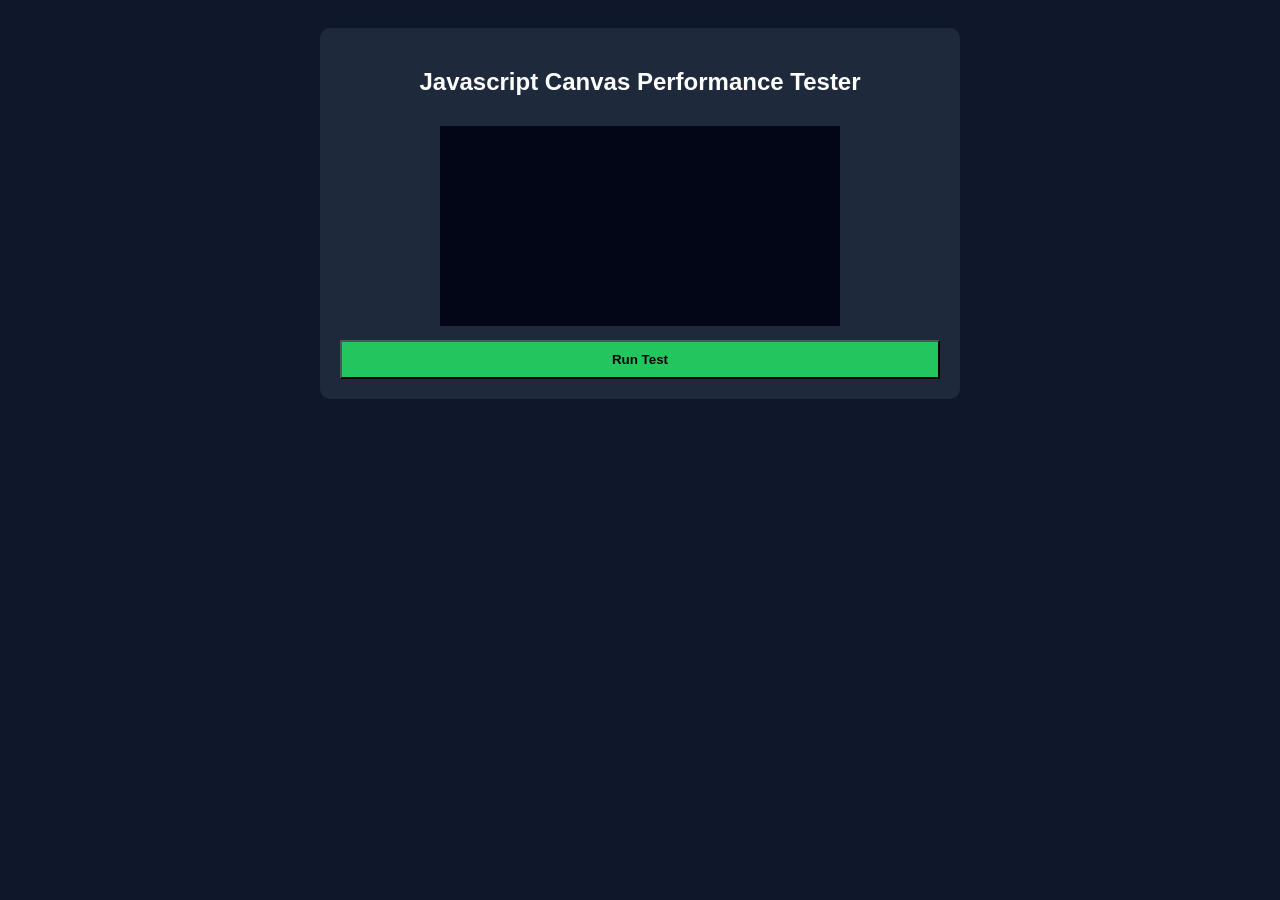
<file: javascript_canvas_performance_tester/index.html>
<!DOCTYPE html>
<html>
<head>
<meta charset="UTF-8">
<title>javascript_canvas_performance_tester</title>
<link rel="stylesheet" href="styles.css">
</head>
<body>
<div class="container">
<h2>Javascript Canvas Performance Tester</h2>

<canvas id="canvas" width="400" height="200"></canvas>

<button onclick="run()">Run Test</button>

<div id="result"></div>
</div>

<script src="script.js"></script>
</body>
</html>
</file>
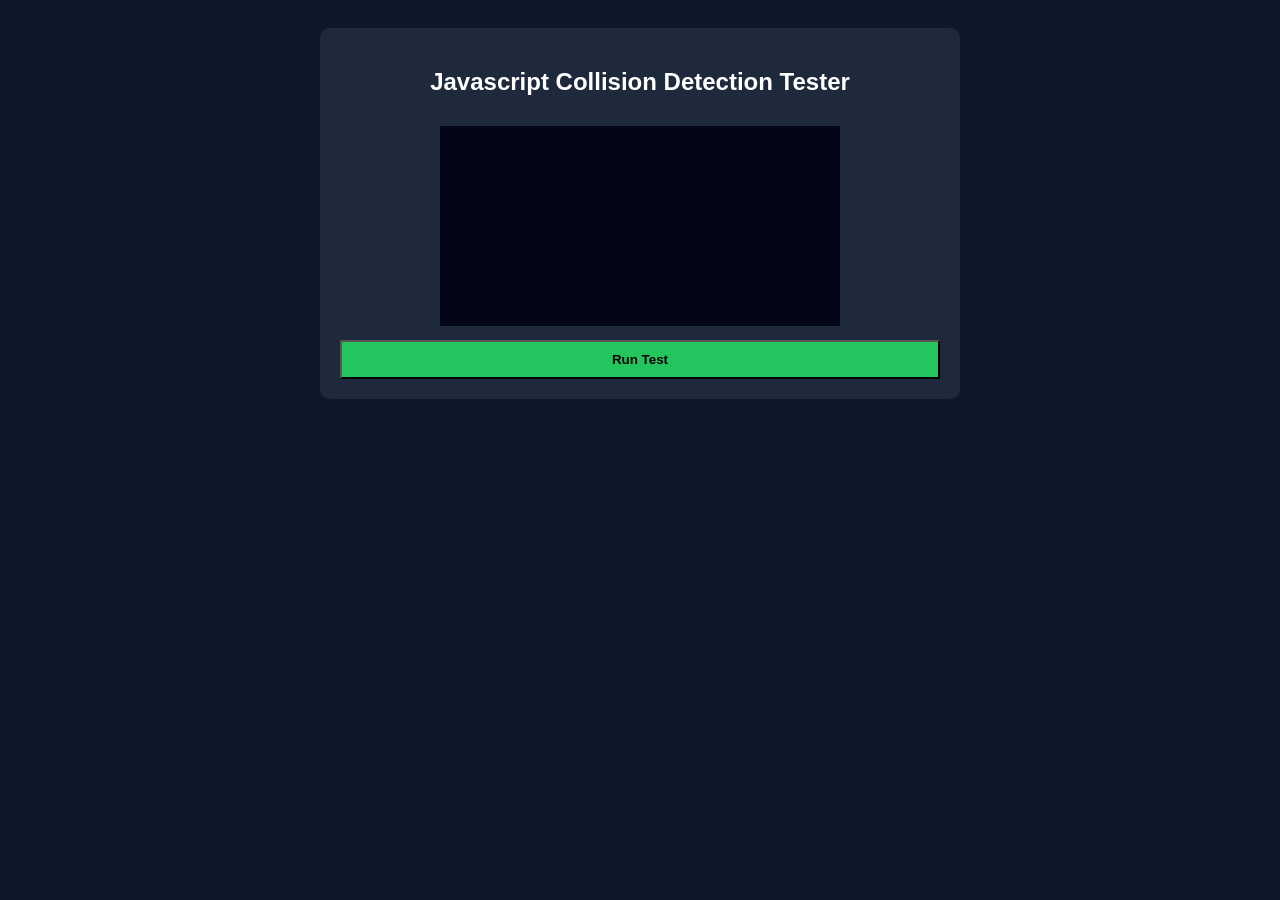
<file: javascript_collision_detection_tester/index.html>
<!DOCTYPE html>
<html>
<head>
<meta charset="UTF-8">
<title>javascript_collision_detection_tester</title>
<link rel="stylesheet" href="styles.css">
</head>
<body>
<div class="container">
<h2>Javascript Collision Detection Tester</h2>

<canvas id="canvas" width="400" height="200"></canvas>

<button onclick="run()">Run Test</button>

<div id="result"></div>
</div>

<script src="script.js"></script>
</body>
</html>
</file>
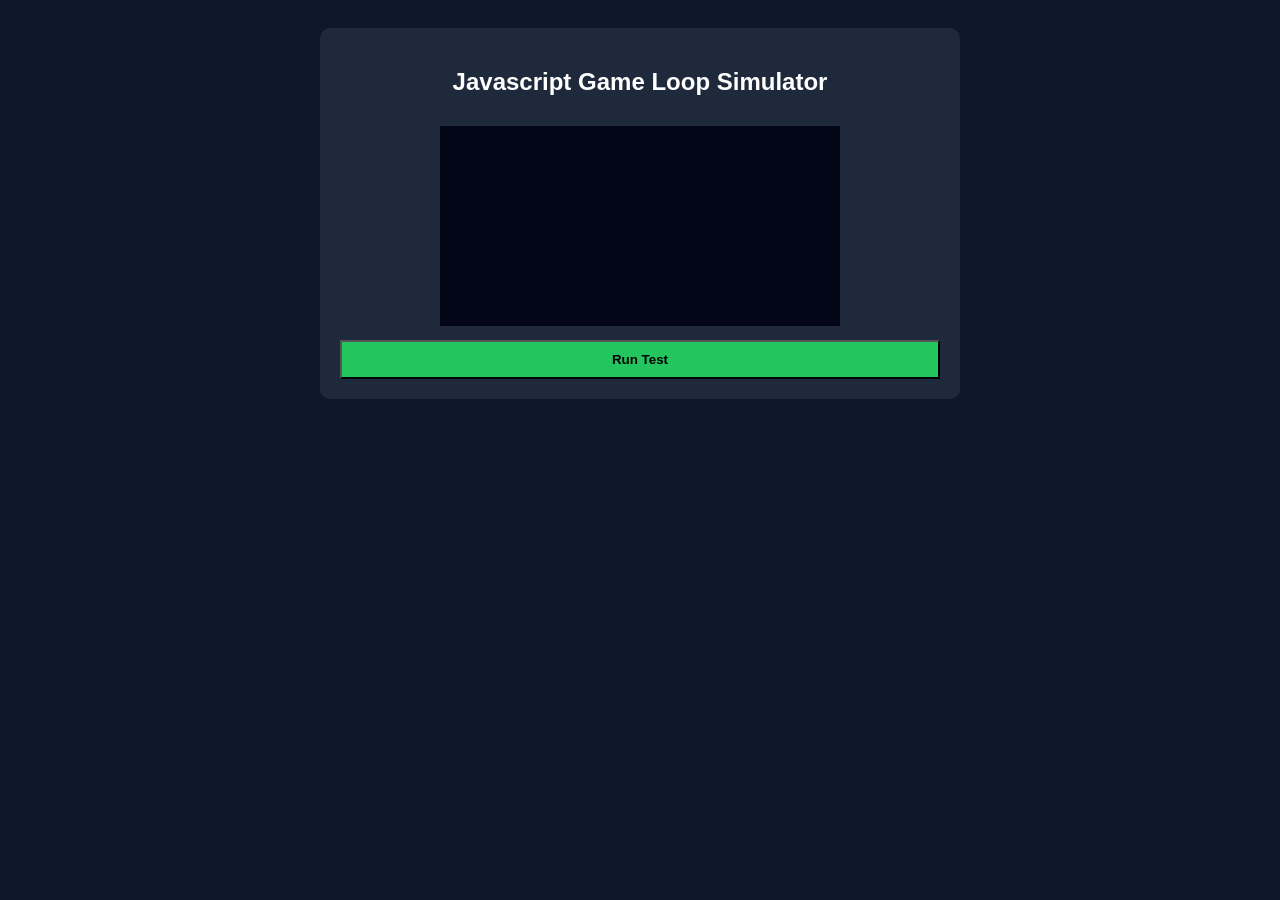
<file: javascript_game_loop_simulator/index.html>
<!DOCTYPE html>
<html>
<head>
<meta charset="UTF-8">
<title>javascript_game_loop_simulator</title>
<link rel="stylesheet" href="styles.css">
</head>
<body>
<div class="container">
<h2>Javascript Game Loop Simulator</h2>

<canvas id="canvas" width="400" height="200"></canvas>

<button onclick="run()">Run Test</button>

<div id="result"></div>
</div>

<script src="script.js"></script>
</body>
</html>
</file>
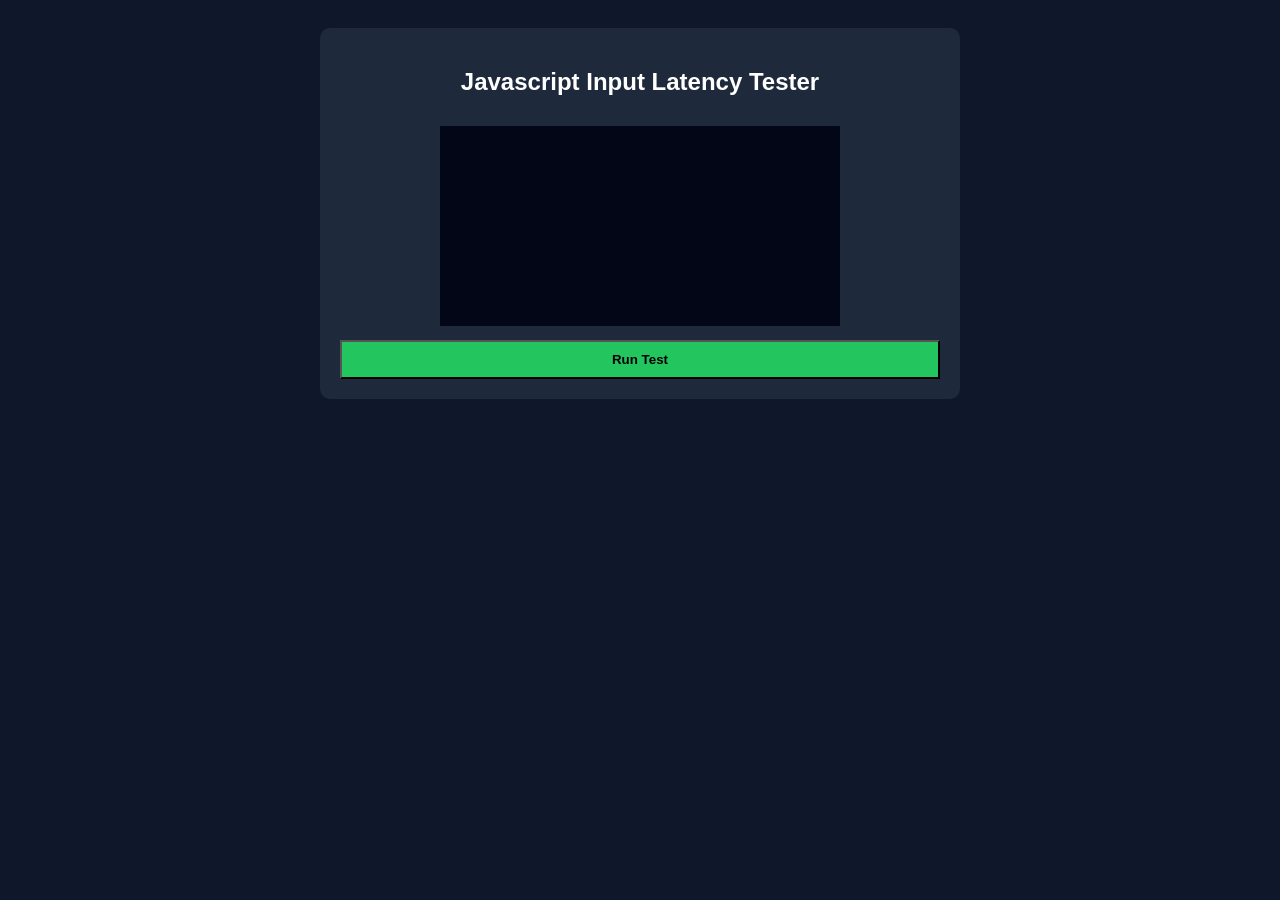
<file: javascript_input_latency_tester/index.html>
<!DOCTYPE html>
<html>
<head>
<meta charset="UTF-8">
<title>javascript_input_latency_tester</title>
<link rel="stylesheet" href="styles.css">
</head>
<body>
<div class="container">
<h2>Javascript Input Latency Tester</h2>

<canvas id="canvas" width="400" height="200"></canvas>

<button onclick="run()">Run Test</button>

<div id="result"></div>
</div>

<script src="script.js"></script>
</body>
</html>
</file>
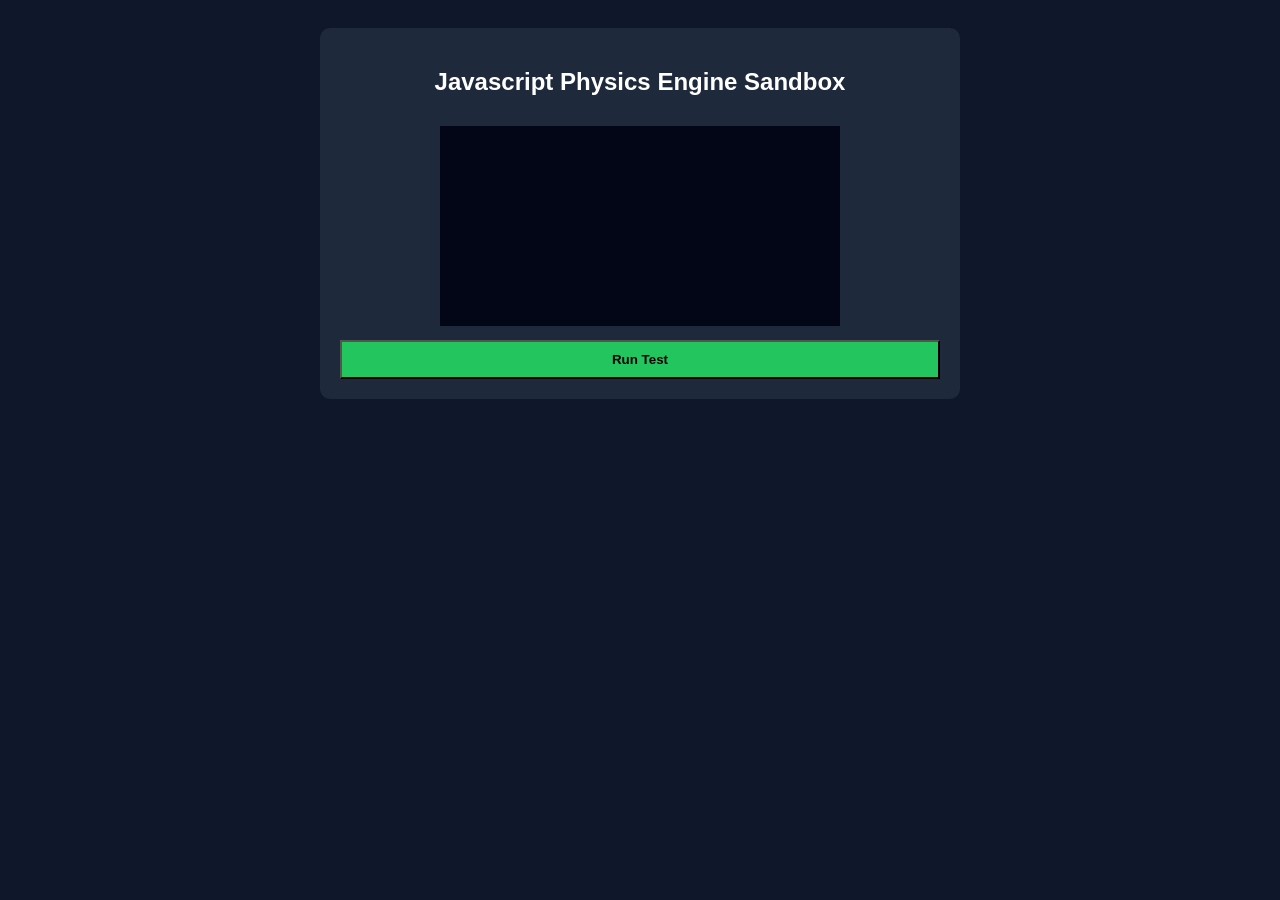
<file: javascript_physics_engine_sandbox/index.html>
<!DOCTYPE html>
<html>
<head>
<meta charset="UTF-8">
<title>javascript_physics_engine_sandbox</title>
<link rel="stylesheet" href="styles.css">
</head>
<body>
<div class="container">
<h2>Javascript Physics Engine Sandbox</h2>

<canvas id="canvas" width="400" height="200"></canvas>

<button onclick="run()">Run Test</button>

<div id="result"></div>
</div>

<script src="script.js"></script>
</body>
</html>
</file>
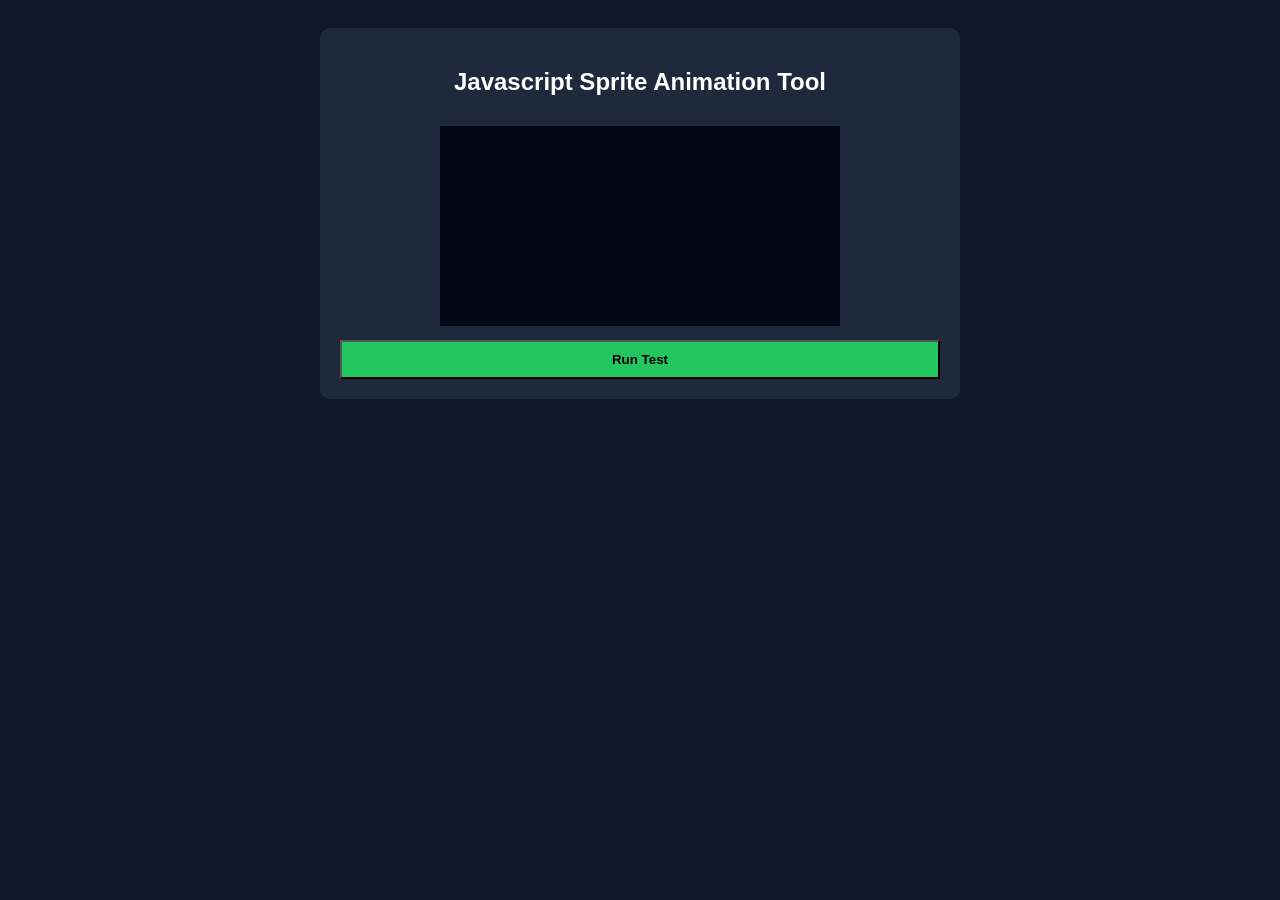
<file: javascript_sprite_animation_tool/index.html>
<!DOCTYPE html>
<html>
<head>
<meta charset="UTF-8">
<title>javascript_sprite_animation_tool</title>
<link rel="stylesheet" href="styles.css">
</head>
<body>
<div class="container">
<h2>Javascript Sprite Animation Tool</h2>

<canvas id="canvas" width="400" height="200"></canvas>

<button onclick="run()">Run Test</button>

<div id="result"></div>
</div>

<script src="script.js"></script>
</body>
</html>
</file>
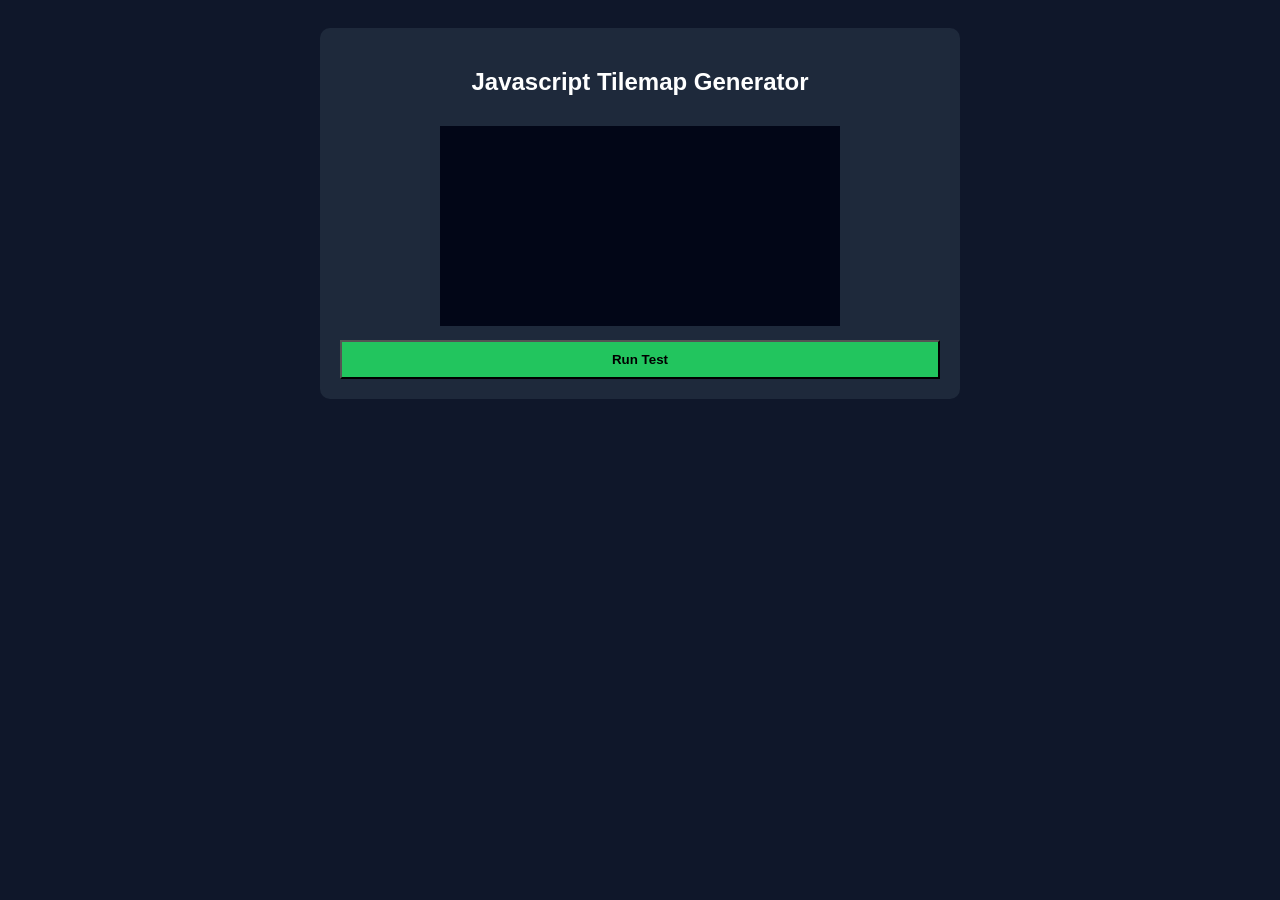
<file: javascript_tilemap_generator/index.html>
<!DOCTYPE html>
<html>
<head>
<meta charset="UTF-8">
<title>javascript_tilemap_generator</title>
<link rel="stylesheet" href="styles.css">
</head>
<body>
<div class="container">
<h2>Javascript Tilemap Generator</h2>

<canvas id="canvas" width="400" height="200"></canvas>

<button onclick="run()">Run Test</button>

<div id="result"></div>
</div>

<script src="script.js"></script>
</body>
</html>
</file>
<file: javascript_canvas_performance_tester/styles.css>
body{font-family:Arial;background:#0f172a;color:#fff;padding:20px;}
.container{max-width:600px;margin:auto;background:#1e293b;padding:20px;border-radius:10px;text-align:center;}
canvas{background:#020617;margin-top:10px;}
button{width:100%;margin-top:10px;padding:10px;background:#22c55e;color:#000;font-weight:bold;}
</file>
<file: javascript_collision_detection_tester/styles.css>
body{font-family:Arial;background:#0f172a;color:#fff;padding:20px;}
.container{max-width:600px;margin:auto;background:#1e293b;padding:20px;border-radius:10px;text-align:center;}
canvas{background:#020617;margin-top:10px;}
button{width:100%;margin-top:10px;padding:10px;background:#22c55e;color:#000;font-weight:bold;}
</file>
<file: javascript_game_loop_simulator/styles.css>
body{font-family:Arial;background:#0f172a;color:#fff;padding:20px;}
.container{max-width:600px;margin:auto;background:#1e293b;padding:20px;border-radius:10px;text-align:center;}
canvas{background:#020617;margin-top:10px;}
button{width:100%;margin-top:10px;padding:10px;background:#22c55e;color:#000;font-weight:bold;}
</file>
<file: javascript_input_latency_tester/styles.css>
body{font-family:Arial;background:#0f172a;color:#fff;padding:20px;}
.container{max-width:600px;margin:auto;background:#1e293b;padding:20px;border-radius:10px;text-align:center;}
canvas{background:#020617;margin-top:10px;}
button{width:100%;margin-top:10px;padding:10px;background:#22c55e;color:#000;font-weight:bold;}
</file>
<file: javascript_physics_engine_sandbox/styles.css>
body{font-family:Arial;background:#0f172a;color:#fff;padding:20px;}
.container{max-width:600px;margin:auto;background:#1e293b;padding:20px;border-radius:10px;text-align:center;}
canvas{background:#020617;margin-top:10px;}
button{width:100%;margin-top:10px;padding:10px;background:#22c55e;color:#000;font-weight:bold;}
</file>
<file: javascript_sprite_animation_tool/styles.css>
body{font-family:Arial;background:#0f172a;color:#fff;padding:20px;}
.container{max-width:600px;margin:auto;background:#1e293b;padding:20px;border-radius:10px;text-align:center;}
canvas{background:#020617;margin-top:10px;}
button{width:100%;margin-top:10px;padding:10px;background:#22c55e;color:#000;font-weight:bold;}
</file>
<file: javascript_tilemap_generator/styles.css>
body{font-family:Arial;background:#0f172a;color:#fff;padding:20px;}
.container{max-width:600px;margin:auto;background:#1e293b;padding:20px;border-radius:10px;text-align:center;}
canvas{background:#020617;margin-top:10px;}
button{width:100%;margin-top:10px;padding:10px;background:#22c55e;color:#000;font-weight:bold;}
</file>
